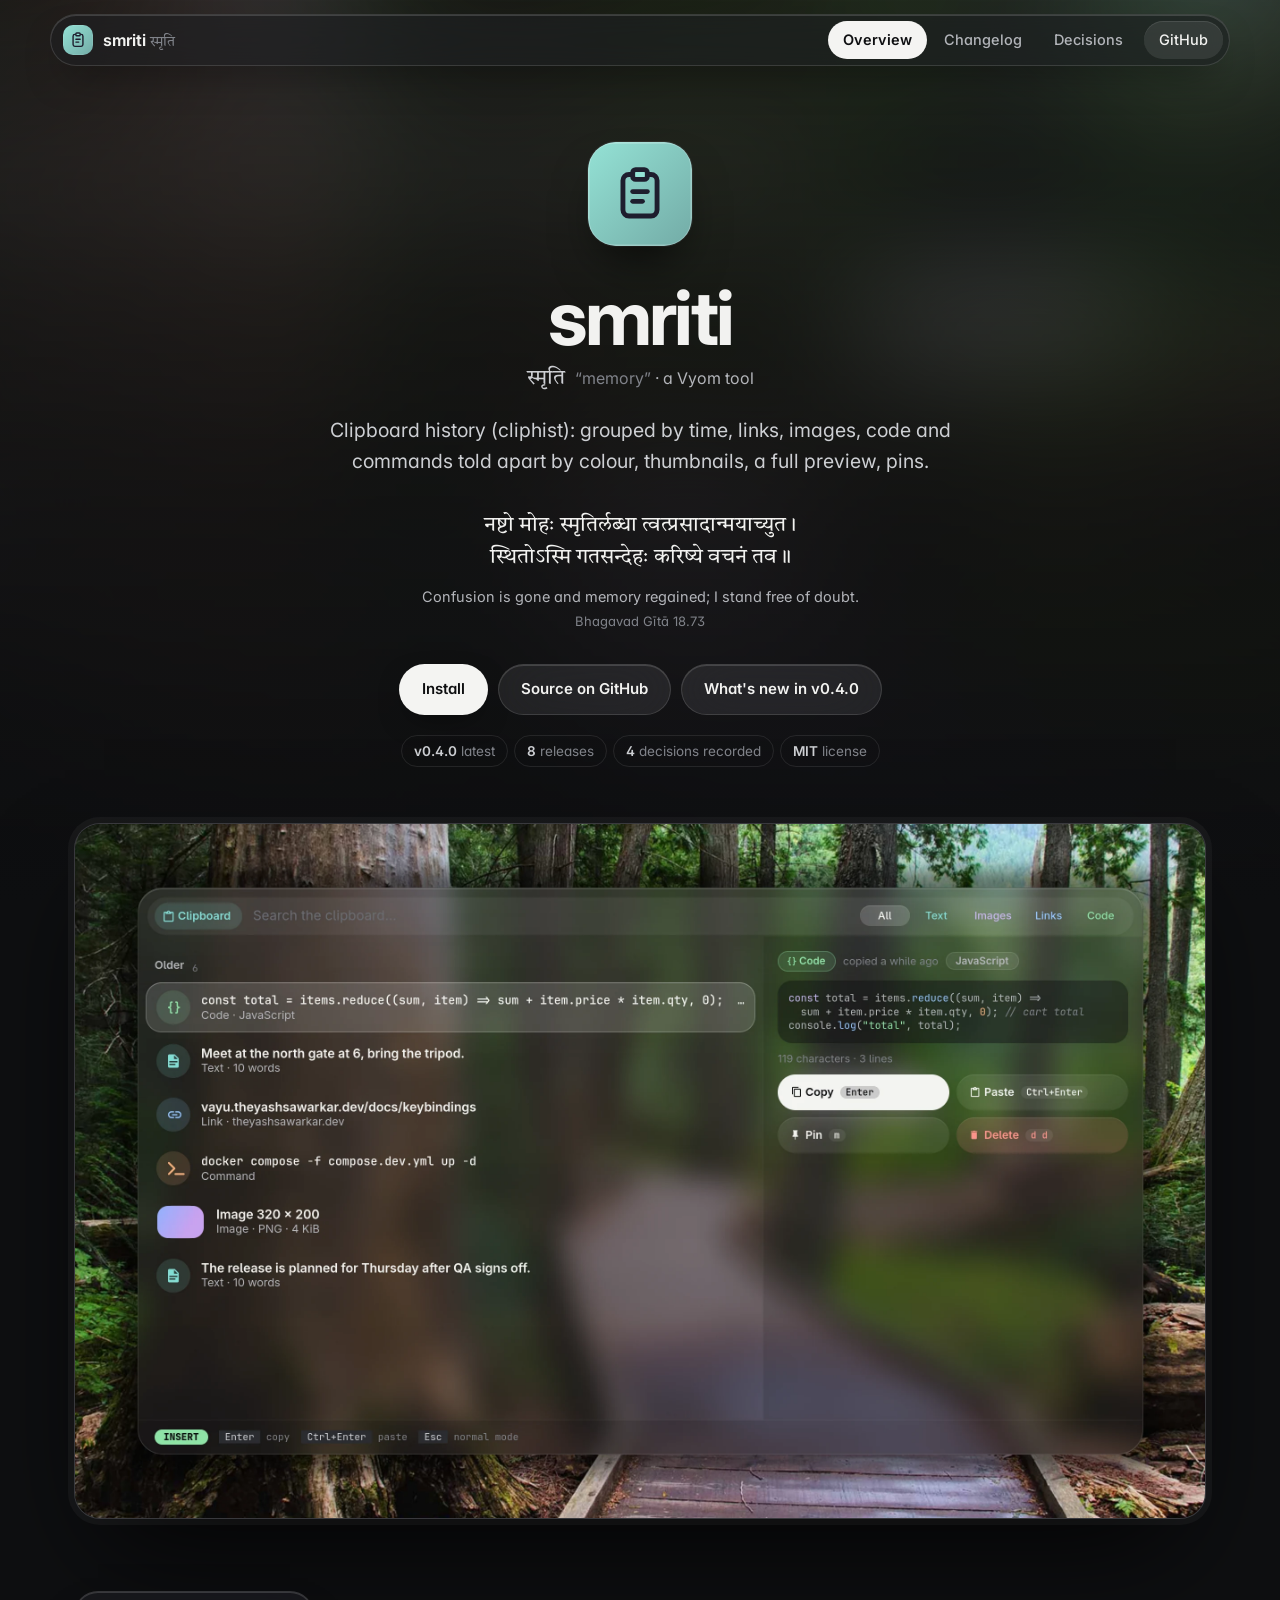
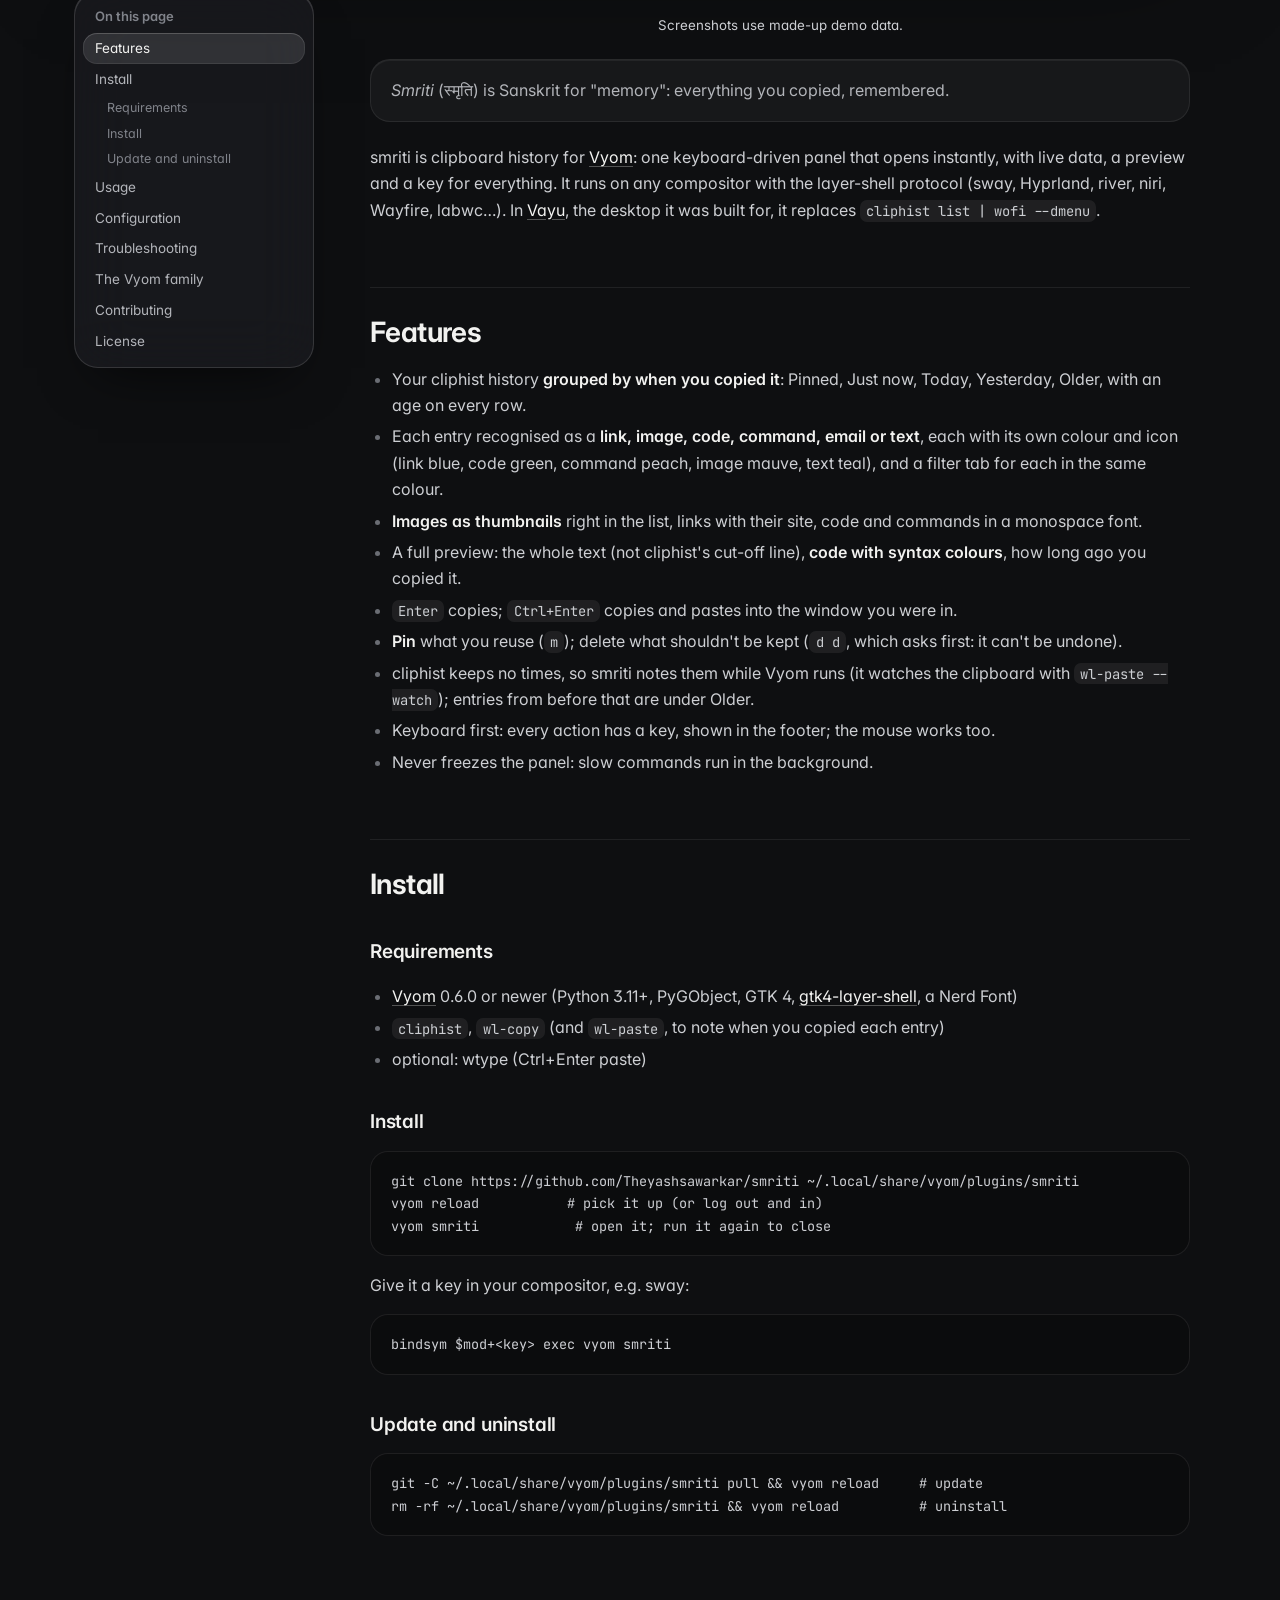
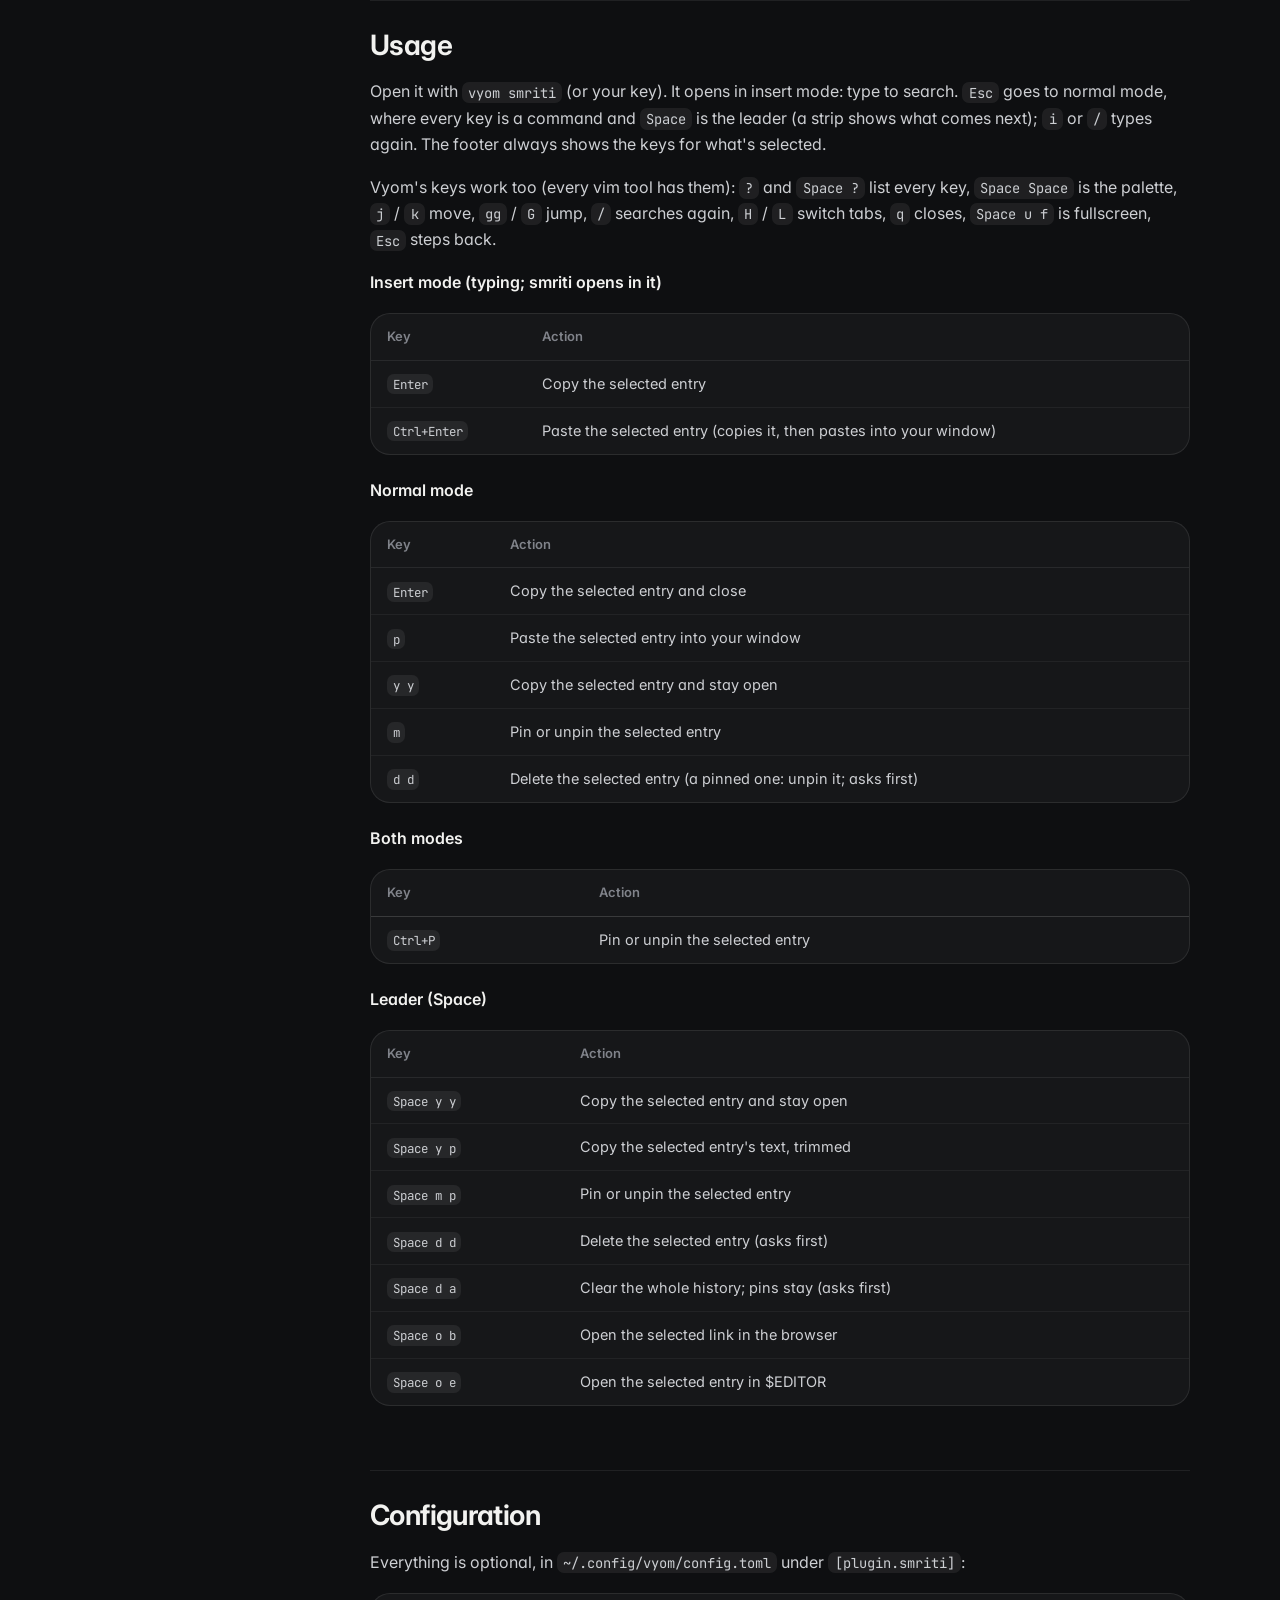
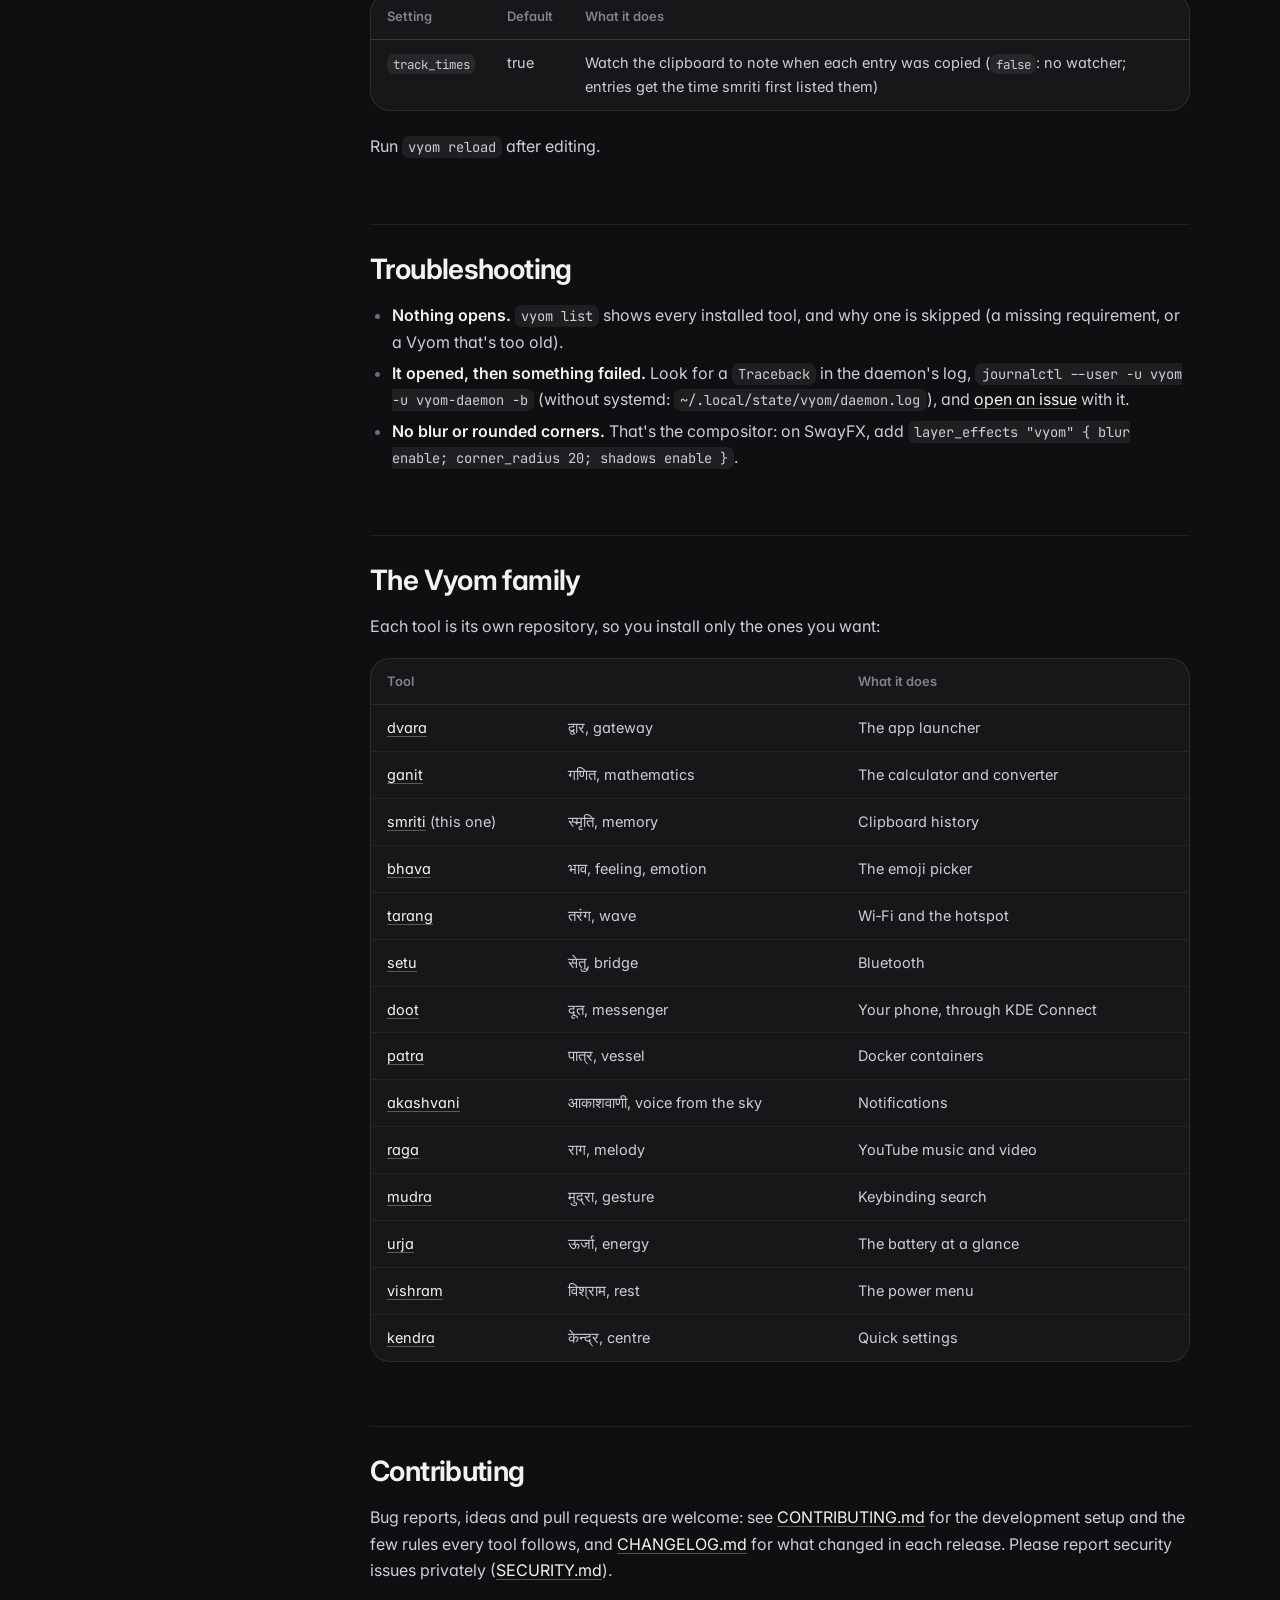
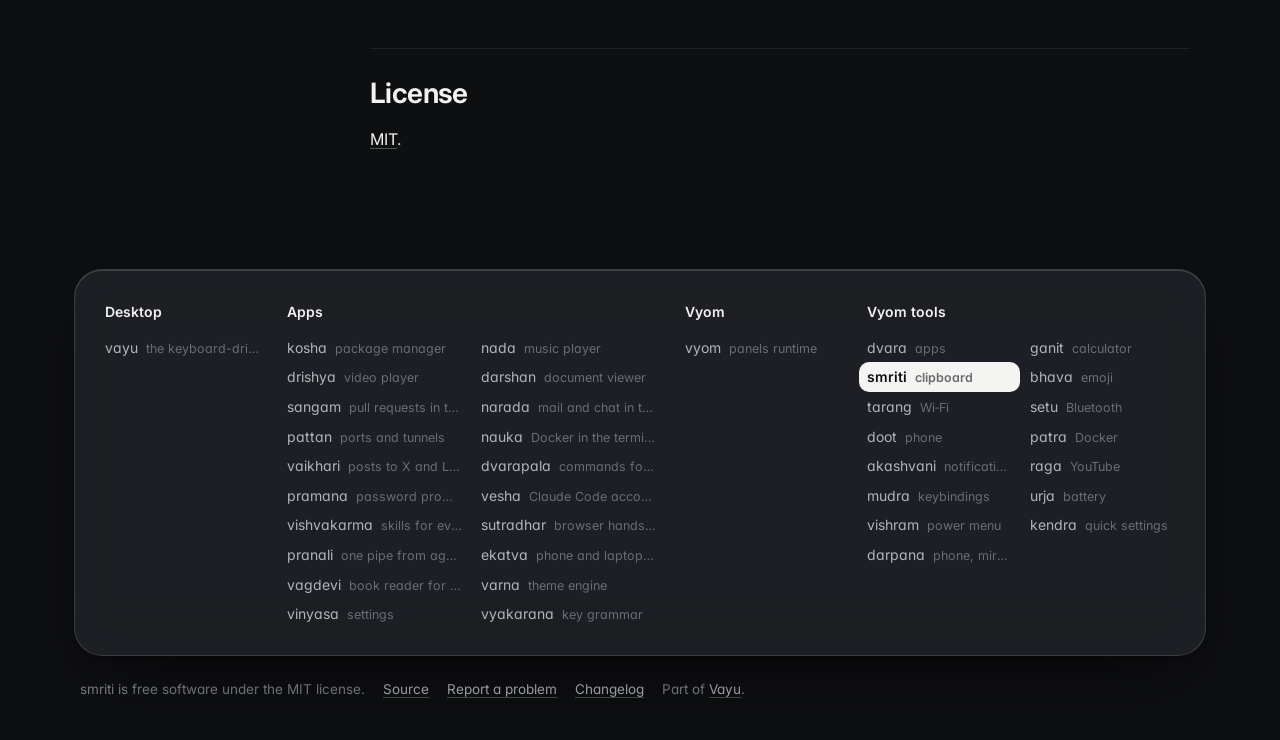
<file: docs/index.html>
<!doctype html>
<html lang="en">
<head>
<meta charset="utf-8">
<meta name="viewport" content="width=device-width, initial-scale=1">
<title>smriti · Clipboard history (cliphist): grouped by time, links, images, code and commands told apart by colour, thumbnails, a full preview, pins.</title>
<meta name="description" content="Clipboard history (cliphist): grouped by time, links, images, code and commands told apart by colour, thumbnails, a full preview, pins.">
<meta property="og:title" content="smriti · Clipboard history (cliphist): grouped by time, links, images, code and commands told apart by colour, thumbnails, a full preview, pins.">
<meta property="og:description" content="Clipboard history (cliphist): grouped by time, links, images, code and commands told apart by colour, thumbnails, a full preview, pins.">
<meta name="theme-color" content="#0e0f11">
<link rel="icon" href="assets/logo.svg" type="image/svg+xml">
<link rel="preconnect" href="https://fonts.googleapis.com">
<link rel="preconnect" href="https://fonts.gstatic.com" crossorigin>
<link href="https://fonts.googleapis.com/css2?family=Inter:wght@400;500;600;700&family=JetBrains+Mono:wght@400;500;600&family=Tiro+Devanagari+Sanskrit&display=swap" rel="stylesheet">
<link rel="stylesheet" href="assets/site.css">
<style>:root{--tool:#82ddd5}.backdrop:before{background-image:url("assets/screenshots/smriti.webp")}</style>
</head>
<body class="home">
<div class="backdrop" aria-hidden="true"></div>
<header class="top"><div class="in">
<a class="brand" href="index.html"><img src="assets/logo.svg" alt=""><span>smriti <small>स्मृति</small></span></a>
<nav><a href="index.html" class="on">Overview</a><a href="changelog.html" class="">Changelog</a><a href="adr/index.html" class=" hide">Decisions</a><a class="gh" href="https://github.com/Theyashsawarkar/smriti">GitHub</a></nav></div></header>
<header class="hero">
<img class="logo" src="assets/logo.svg" alt="smriti logo" width="104" height="104">
<h1>smriti</h1>
<div class="sa"><b lang="sa">स्मृति</b> <i>“memory”</i> · a Vyom tool</div>
<p class="lead">Clipboard history (cliphist): grouped by time, links, images, code and commands told apart by colour, thumbnails, a full preview, pins.</p>
<figure class="shloka"><p lang="sa">नष्टो मोहः स्मृतिर्लब्धा त्वत्प्रसादान्मयाच्युत ।<br>स्थितोऽस्मि गतसन्देहः करिष्ये वचनं तव ॥</p><figcaption>Confusion is gone and memory regained; I stand free of doubt. <cite>Bhagavad Gītā 18.73</cite></figcaption></figure>
<div class="cta"><a class="btn primary" href="#install">Install</a><a class="btn" href="https://github.com/Theyashsawarkar/smriti">Source on GitHub</a><a class="btn" href="changelog.html">What's new in v0.4.0</a></div>
<div class="meta"><span><b>v0.4.0</b> latest</span><span><b>8</b> releases</span><span><b>4</b> decisions recorded</span><span><b>MIT</b> license</span></div>
</header>
<figure class="shot"><img src="assets/screenshots/smriti.webp" alt="smriti: the clipboard history, each kind with its own icon (code, text, a link, a command, an image thumbnail); the picked code with syntax colours and Copy, Paste, Pin and a red Delete" fetchpriority="high"></figure>
<div class="wrap"><aside class="toc"><b>On this page</b><a class="l2" href="#features">Features</a><a class="l2" href="#install">Install</a><a class="l3" href="#requirements">Requirements</a><a class="l3" href="#install">Install</a><a class="l3" href="#update-and-uninstall">Update and uninstall</a><a class="l2" href="#usage">Usage</a><a class="l2" href="#configuration">Configuration</a><a class="l2" href="#troubleshooting">Troubleshooting</a><a class="l2" href="#the-vyom-family">The Vyom family</a><a class="l2" href="#contributing">Contributing</a><a class="l2" href="#license">License</a></aside><article>
<!-- No screenshot: clipboard shows personal data (your own clipboard). -->
<p align="center"><sub>Screenshots use made-up demo data.</sub></p>
<blockquote><p><em>Smriti</em> (स्मृति) is Sanskrit for "memory": everything you copied, remembered.</p></blockquote>
<p>smriti is clipboard history for <a href="https://github.com/Theyashsawarkar/vyom">Vyom</a>: one keyboard-driven panel that opens instantly, with live data, a preview and a key for everything. It runs on any compositor with the layer-shell protocol (sway, Hyprland, river, niri, Wayfire, labwc…). In <a href="https://github.com/Theyashsawarkar/vayu">Vayu</a>, the desktop it was built for, it replaces <code>cliphist list | wofi --dmenu</code>.</p>
<h2 id="features"><a class="anchor" href="#features">#</a>Features</h2>
<ul><li>Your cliphist history <strong>grouped by when you copied it</strong>: Pinned, Just now, Today, Yesterday, Older, with an age on every row.</li><li>Each entry recognised as a <strong>link, image, code, command, email or text</strong>, each with its own colour and icon (link blue, code green, command peach, image mauve, text teal), and a filter tab for each in the same colour.</li><li><strong>Images as thumbnails</strong> right in the list, links with their site, code and commands in a monospace font.</li><li>A full preview: the whole text (not cliphist's cut-off line), <strong>code with syntax colours</strong>, how long ago you copied it.</li><li><code>Enter</code> copies; <code>Ctrl+Enter</code> copies and pastes into the window you were in.</li><li><strong>Pin</strong> what you reuse (<code>m</code>); delete what shouldn't be kept (<code>d d</code>, which asks first: it can't be undone).</li><li>cliphist keeps no times, so smriti notes them while Vyom runs (it watches the clipboard with <code>wl-paste --watch</code>); entries from before that are under Older.</li><li>Keyboard first: every action has a key, shown in the footer; the mouse works too.</li><li>Never freezes the panel: slow commands run in the background.</li></ul>
<h2 id="install"><a class="anchor" href="#install">#</a>Install</h2>
<h3 id="requirements"><a class="anchor" href="#requirements">#</a>Requirements</h3>
<ul><li><a href="https://github.com/Theyashsawarkar/vyom">Vyom</a> 0.6.0 or newer (Python 3.11+, PyGObject, GTK 4, <a href="https://github.com/wmww/gtk4-layer-shell">gtk4-layer-shell</a>, a Nerd Font)</li><li><code>cliphist</code>, <code>wl-copy</code> (and <code>wl-paste</code>, to note when you copied each entry)</li><li>optional: wtype (Ctrl+Enter paste)</li></ul>
<h3 id="install"><a class="anchor" href="#install">#</a>Install</h3>
<pre class="code" data-lang="sh"><code>git clone https://github.com/Theyashsawarkar/smriti ~/.local/share/vyom/plugins/smriti
vyom reload           # pick it up (or log out and in)
vyom smriti            # open it; run it again to close</code></pre>
<p>Give it a key in your compositor, e.g. sway:</p>
<pre class="code" data-lang="sh"><code>bindsym $mod+&lt;key&gt; exec vyom smriti</code></pre>
<h3 id="update-and-uninstall"><a class="anchor" href="#update-and-uninstall">#</a>Update and uninstall</h3>
<pre class="code" data-lang="sh"><code>git -C ~/.local/share/vyom/plugins/smriti pull &amp;&amp; vyom reload     # update
rm -rf ~/.local/share/vyom/plugins/smriti &amp;&amp; vyom reload          # uninstall</code></pre>
<h2 id="usage"><a class="anchor" href="#usage">#</a>Usage</h2>
<p>Open it with <code>vyom smriti</code> (or your key). It opens in insert mode: type to search. <code>Esc</code> goes to normal mode, where every key is a command and <code>Space</code> is the leader (a strip shows what comes next); <code>i</code> or <code>/</code> types again. The footer always shows the keys for what's selected.</p>
<!-- KEYS (generated by scripts/keybinds.py from smriti/vim.py) -->
<p>Vyom's keys work too (every vim tool has them): <code>?</code> and <code>Space ?</code> list every key, <code>Space Space</code> is the palette, <code>j</code> / <code>k</code> move, <code>gg</code> / <code>G</code> jump, <code>/</code> searches again, <code>H</code> / <code>L</code> switch tabs, <code>q</code> closes, <code>Space u f</code> is fullscreen, <code>Esc</code> steps back.</p>
<p><strong>Insert mode (typing; smriti opens in it)</strong></p>
<div class="table"><table><thead><tr><th>Key</th><th>Action</th></tr></thead><tbody><tr><td><code>Enter</code></td><td>Copy the selected entry</td></tr><tr><td><code>Ctrl+Enter</code></td><td>Paste the selected entry (copies it, then pastes into your window)</td></tr></tbody></table></div>
<p><strong>Normal mode</strong></p>
<div class="table"><table><thead><tr><th>Key</th><th>Action</th></tr></thead><tbody><tr><td><code>Enter</code></td><td>Copy the selected entry and close</td></tr><tr><td><code>p</code></td><td>Paste the selected entry into your window</td></tr><tr><td><code>y y</code></td><td>Copy the selected entry and stay open</td></tr><tr><td><code>m</code></td><td>Pin or unpin the selected entry</td></tr><tr><td><code>d d</code></td><td>Delete the selected entry (a pinned one: unpin it; asks first)</td></tr></tbody></table></div>
<p><strong>Both modes</strong></p>
<div class="table"><table><thead><tr><th>Key</th><th>Action</th></tr></thead><tbody><tr><td><code>Ctrl+P</code></td><td>Pin or unpin the selected entry</td></tr></tbody></table></div>
<p><strong>Leader (Space)</strong></p>
<div class="table"><table><thead><tr><th>Key</th><th>Action</th></tr></thead><tbody><tr><td><code>Space y y</code></td><td>Copy the selected entry and stay open</td></tr><tr><td><code>Space y p</code></td><td>Copy the selected entry's text, trimmed</td></tr><tr><td><code>Space m p</code></td><td>Pin or unpin the selected entry</td></tr><tr><td><code>Space d d</code></td><td>Delete the selected entry (asks first)</td></tr><tr><td><code>Space d a</code></td><td>Clear the whole history; pins stay (asks first)</td></tr><tr><td><code>Space o b</code></td><td>Open the selected link in the browser</td></tr><tr><td><code>Space o e</code></td><td>Open the selected entry in $EDITOR</td></tr></tbody></table></div>
<!-- END KEYS -->
<h2 id="configuration"><a class="anchor" href="#configuration">#</a>Configuration</h2>
<p>Everything is optional, in <code>~/.config/vyom/config.toml</code> under <code>[plugin.smriti]</code>:</p>
<div class="table"><table><thead><tr><th>Setting</th><th>Default</th><th>What it does</th></tr></thead><tbody><tr><td><code>track_times</code></td><td>true</td><td>Watch the clipboard to note when each entry was copied (<code>false</code>: no watcher; entries get the time smriti first listed them)</td></tr></tbody></table></div>
<p>Run <code>vyom reload</code> after editing.</p>
<h2 id="troubleshooting"><a class="anchor" href="#troubleshooting">#</a>Troubleshooting</h2>
<ul><li><strong>Nothing opens.</strong> <code>vyom list</code> shows every installed tool, and why one is skipped (a missing requirement, or a Vyom that's too old).</li><li><strong>It opened, then something failed.</strong> Look for a <code>Traceback</code> in the daemon's log, <code>journalctl --user -u vyom -u vyom-daemon -b</code> (without systemd: <code>~/.local/state/vyom/daemon.log</code>), and <a href="https://github.com/Theyashsawarkar/smriti/issues/new/choose">open an issue</a> with it.</li><li><strong>No blur or rounded corners.</strong> That's the compositor: on SwayFX, add <code>layer_effects &quot;vyom&quot; { blur enable; corner_radius 20; shadows enable }</code>.</li></ul>
<h2 id="the-vyom-family"><a class="anchor" href="#the-vyom-family">#</a>The Vyom family</h2>
<p>Each tool is its own repository, so you install only the ones you want:</p>
<div class="table"><table><thead><tr><th>Tool</th><th></th><th>What it does</th></tr></thead><tbody><tr><td><a href="https://github.com/Theyashsawarkar/dvara">dvara</a></td><td>द्वार, gateway</td><td>The app launcher</td></tr><tr><td><a href="https://github.com/Theyashsawarkar/ganit">ganit</a></td><td>गणित, mathematics</td><td>The calculator and converter</td></tr><tr><td><a href="https://github.com/Theyashsawarkar/smriti">smriti</a> (this one)</td><td>स्मृति, memory</td><td>Clipboard history</td></tr><tr><td><a href="https://github.com/Theyashsawarkar/bhava">bhava</a></td><td>भाव, feeling, emotion</td><td>The emoji picker</td></tr><tr><td><a href="https://github.com/Theyashsawarkar/tarang">tarang</a></td><td>तरंग, wave</td><td>Wi‑Fi and the hotspot</td></tr><tr><td><a href="https://github.com/Theyashsawarkar/setu">setu</a></td><td>सेतु, bridge</td><td>Bluetooth</td></tr><tr><td><a href="https://github.com/Theyashsawarkar/doot">doot</a></td><td>दूत, messenger</td><td>Your phone, through KDE Connect</td></tr><tr><td><a href="https://github.com/Theyashsawarkar/patra">patra</a></td><td>पात्र, vessel</td><td>Docker containers</td></tr><tr><td><a href="https://github.com/Theyashsawarkar/akashvani">akashvani</a></td><td>आकाशवाणी, voice from the sky</td><td>Notifications</td></tr><tr><td><a href="https://github.com/Theyashsawarkar/raga">raga</a></td><td>राग, melody</td><td>YouTube music and video</td></tr><tr><td><a href="https://github.com/Theyashsawarkar/mudra">mudra</a></td><td>मुद्रा, gesture</td><td>Keybinding search</td></tr><tr><td><a href="https://github.com/Theyashsawarkar/urja">urja</a></td><td>ऊर्जा, energy</td><td>The battery at a glance</td></tr><tr><td><a href="https://github.com/Theyashsawarkar/vishram">vishram</a></td><td>विश्राम, rest</td><td>The power menu</td></tr><tr><td><a href="https://github.com/Theyashsawarkar/kendra">kendra</a></td><td>केन्द्र, centre</td><td>Quick settings</td></tr></tbody></table></div>
<h2 id="contributing"><a class="anchor" href="#contributing">#</a>Contributing</h2>
<p>Bug reports, ideas and pull requests are welcome: see <a href="https://github.com/Theyashsawarkar/smriti/blob/main/CONTRIBUTING.md">CONTRIBUTING.md</a> for the development setup and the few rules every tool follows, and <a href="changelog.html">CHANGELOG.md</a> for what changed in each release. Please report security issues privately (<a href="https://github.com/Theyashsawarkar/smriti/blob/main/SECURITY.md">SECURITY.md</a>).</p>
<h2 id="license"><a class="anchor" href="#license">#</a>License</h2>
<p><a href="https://github.com/Theyashsawarkar/smriti/blob/main/LICENSE">MIT</a>.</p>
</article></div>
<footer><div class="in glass"><div class=""><h4>Desktop</h4><div class="list"><a href="https://vayu.theyashsawarkar.dev/" class="">vayu <span>the keyboard-driven Wayland desktop</span></a></div></div><div class="g2"><h4>Apps</h4><div class="list"><a href="https://kosha.theyashsawarkar.dev/" class="">kosha <span>package manager</span></a><a href="https://nada.theyashsawarkar.dev/" class="">nada <span>music player</span></a><a href="https://drishya.theyashsawarkar.dev/" class="">drishya <span>video player</span></a><a href="https://darshan.theyashsawarkar.dev/" class="">darshan <span>document viewer</span></a><a href="https://sangam.theyashsawarkar.dev/" class="">sangam <span>pull requests in the terminal</span></a><a href="https://narada.theyashsawarkar.dev/" class="">narada <span>mail and chat in the terminal</span></a><a href="https://pattan.theyashsawarkar.dev/" class="">pattan <span>ports and tunnels</span></a><a href="https://nauka.theyashsawarkar.dev/" class="">nauka <span>Docker in the terminal</span></a><a href="https://vaikhari.theyashsawarkar.dev/" class="">vaikhari <span>posts to X and LinkedIn</span></a><a href="https://dvarapala.theyashsawarkar.dev/" class="">dvarapala <span>commands for AI agents, approved</span></a><a href="https://pramana.theyashsawarkar.dev/" class="">pramana <span>password prompts</span></a><a href="https://vesha.theyashsawarkar.dev/" class="">vesha <span>Claude Code accounts</span></a><a href="https://vishvakarma.theyashsawarkar.dev/" class="">vishvakarma <span>skills for every AI agent</span></a><a href="https://sutradhar.theyashsawarkar.dev/" class="">sutradhar <span>browser hands for AI agents</span></a><a href="https://pranali.theyashsawarkar.dev/" class="">pranali <span>one pipe from agents to tools</span></a><a href="https://ekatva.theyashsawarkar.dev/" class="">ekatva <span>phone and laptop, linked</span></a><a href="https://vagdevi.theyashsawarkar.dev/" class="">vagdevi <span>book reader for Android</span></a><a href="https://varna.theyashsawarkar.dev/" class="">varna <span>theme engine</span></a><a href="https://vinyasa.theyashsawarkar.dev/" class="">vinyasa <span>settings</span></a><a href="https://vyakarana.theyashsawarkar.dev/" class="">vyakarana <span>key grammar</span></a></div></div><div class=""><h4>Vyom</h4><div class="list"><a href="https://vyom.theyashsawarkar.dev/" class="">vyom <span>panels runtime</span></a></div></div><div class="g2"><h4>Vyom tools</h4><div class="list"><a href="https://dvara.theyashsawarkar.dev/" class="">dvara <span>apps</span></a><a href="https://ganit.theyashsawarkar.dev/" class="">ganit <span>calculator</span></a><a href="https://smriti.theyashsawarkar.dev/" class="me" aria-current="page">smriti <span>clipboard</span></a><a href="https://bhava.theyashsawarkar.dev/" class="">bhava <span>emoji</span></a><a href="https://tarang.theyashsawarkar.dev/" class="">tarang <span>Wi‑Fi</span></a><a href="https://setu.theyashsawarkar.dev/" class="">setu <span>Bluetooth</span></a><a href="https://doot.theyashsawarkar.dev/" class="">doot <span>phone</span></a><a href="https://patra.theyashsawarkar.dev/" class="">patra <span>Docker</span></a><a href="https://akashvani.theyashsawarkar.dev/" class="">akashvani <span>notifications</span></a><a href="https://raga.theyashsawarkar.dev/" class="">raga <span>YouTube</span></a><a href="https://mudra.theyashsawarkar.dev/" class="">mudra <span>keybindings</span></a><a href="https://urja.theyashsawarkar.dev/" class="">urja <span>battery</span></a><a href="https://vishram.theyashsawarkar.dev/" class="">vishram <span>power menu</span></a><a href="https://kendra.theyashsawarkar.dev/" class="">kendra <span>quick settings</span></a><a href="https://darpana.theyashsawarkar.dev/" class="">darpana <span>phone, mirrored</span></a></div></div></div>
<div class="bottom"><span>smriti is free software under the MIT license.</span><a href="https://github.com/Theyashsawarkar/smriti">Source</a><a href="https://github.com/Theyashsawarkar/smriti/issues">Report a problem</a><a href="changelog.html">Changelog</a><span>Part of <a href="https://vayu.theyashsawarkar.dev/">Vayu</a>.</span></div></footer>
<script>
document.querySelectorAll('pre.code').forEach(p=>{const b=document.createElement('button');b.className='copy';b.type='button';b.textContent='Copy';
b.onclick=()=>{navigator.clipboard.writeText(p.querySelector('code').innerText).then(()=>{b.textContent='Copied';b.classList.add('done');setTimeout(()=>{b.textContent='Copy';b.classList.remove('done')},1400)})};p.appendChild(b)});
const links=[...document.querySelectorAll('.toc a')];if(links.length){const hs=links.map(a=>document.getElementById(a.hash.slice(1))).filter(Boolean);
const on=()=>{let cur=hs[0];for(const h of hs){if(h.getBoundingClientRect().top<120)cur=h}links.forEach(a=>a.classList.toggle('on',cur&&a.hash==='#'+cur.id))};
addEventListener('scroll',on,{passive:true});on()}
</script>
</body>
</html>
</file>
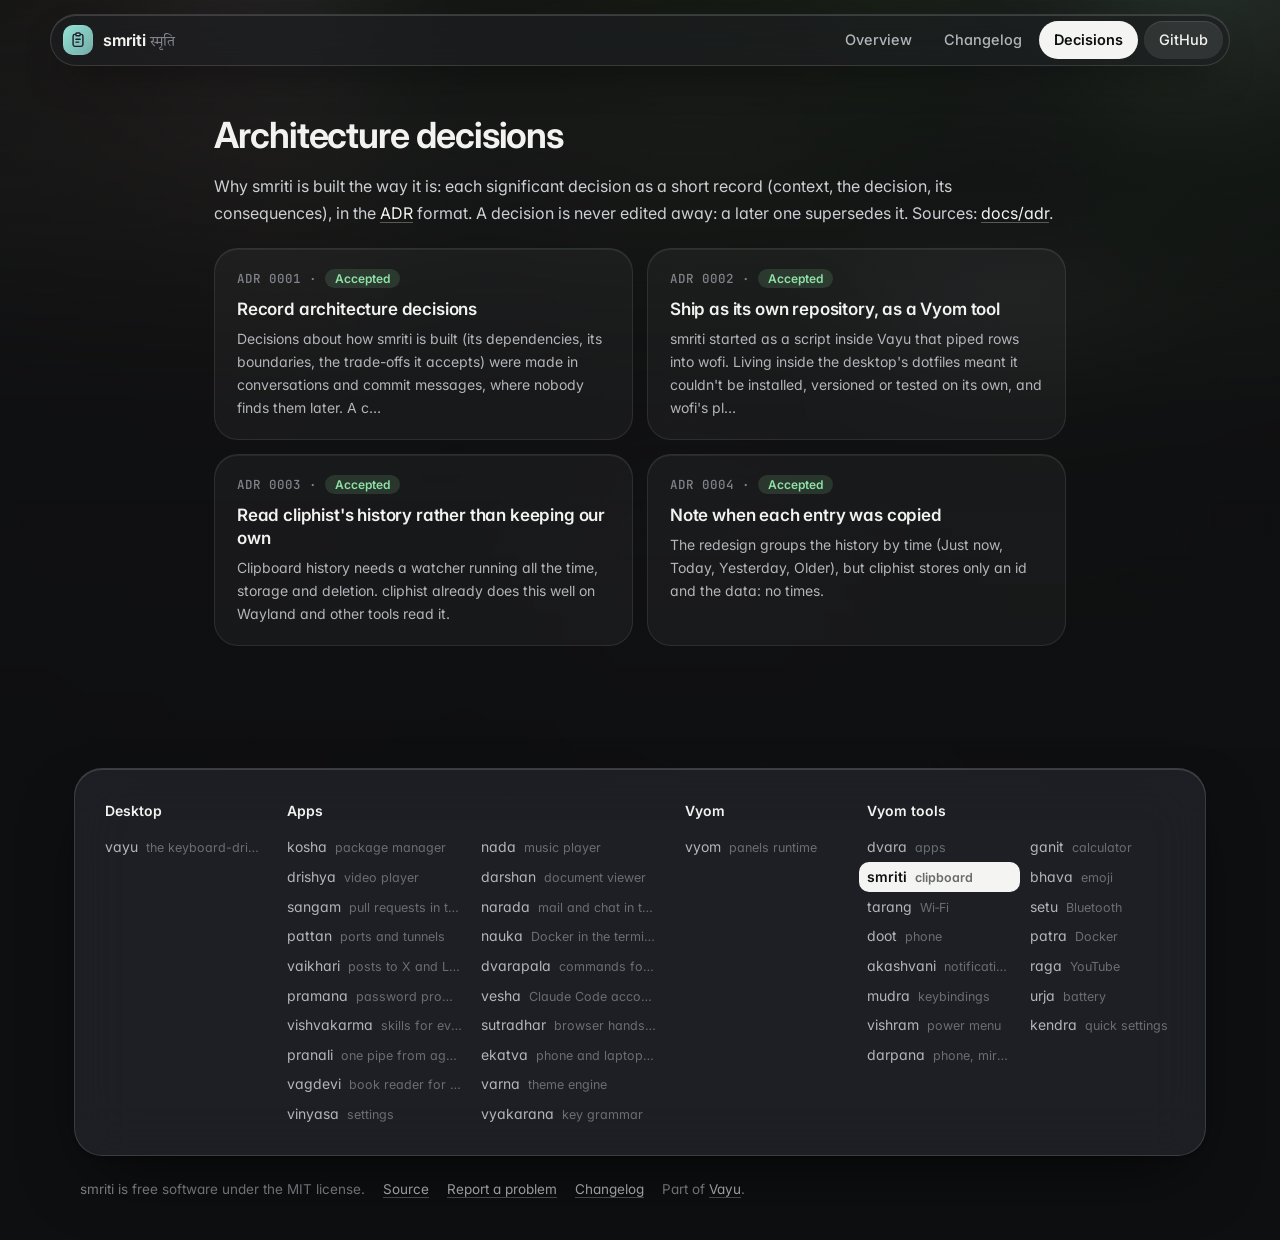
<file: docs/adr/index.html>
<!doctype html>
<html lang="en">
<head>
<meta charset="utf-8">
<meta name="viewport" content="width=device-width, initial-scale=1">
<title>Decisions · smriti</title>
<meta name="description" content="Clipboard history (cliphist): grouped by time, links, images, code and commands told apart by colour, thumbnails, a full preview, pins.">
<meta property="og:title" content="Decisions · smriti">
<meta property="og:description" content="Clipboard history (cliphist): grouped by time, links, images, code and commands told apart by colour, thumbnails, a full preview, pins.">
<meta name="theme-color" content="#0e0f11">
<link rel="icon" href="../assets/logo.svg" type="image/svg+xml">
<link rel="preconnect" href="https://fonts.googleapis.com">
<link rel="preconnect" href="https://fonts.gstatic.com" crossorigin>
<link href="https://fonts.googleapis.com/css2?family=Inter:wght@400;500;600;700&family=JetBrains+Mono:wght@400;500;600&family=Tiro+Devanagari+Sanskrit&display=swap" rel="stylesheet">
<link rel="stylesheet" href="../assets/site.css">
<style>:root{--tool:#82ddd5}.backdrop:before{background-image:url("../assets/screenshots/smriti.webp")}</style>
</head>
<body class="sub">
<div class="backdrop" aria-hidden="true"></div>
<header class="top"><div class="in">
<a class="brand" href="../index.html"><img src="../assets/logo.svg" alt=""><span>smriti <small>स्मृति</small></span></a>
<nav><a href="../index.html" class="">Overview</a><a href="../changelog.html" class="">Changelog</a><a href="../adr/index.html" class="on hide">Decisions</a><a class="gh" href="https://github.com/Theyashsawarkar/smriti">GitHub</a></nav></div></header>

<div class="wrap solo"><article>
<h2>Architecture decisions</h2><p>Why smriti is built the way it is: each significant decision as a short record (context, the decision, its consequences), in the <a href="https://cognitect.com/blog/2011/11/15/documenting-architecture-decisions">ADR</a> format. A decision is never edited away: a later one supersedes it. Sources: <a href="https://github.com/Theyashsawarkar/smriti/tree/main/docs/adr">docs/adr</a>.</p><div class="cards"><a class="card" href="0001-record-architecture-decisions.html"><div class="n">ADR 0001 · <span class="status accepted">Accepted</span></div><h3>Record architecture decisions</h3><p>Decisions about how smriti is built (its dependencies, its boundaries, the trade-offs it accepts) were made in conversations and commit messages, where nobody finds them later. A c…</p></a><a class="card" href="0002-own-repository-as-a-vyom-tool.html"><div class="n">ADR 0002 · <span class="status accepted">Accepted</span></div><h3>Ship as its own repository, as a Vyom tool</h3><p>smriti started as a script inside Vayu that piped rows into wofi. Living inside the desktop&#x27;s dotfiles meant it couldn&#x27;t be installed, versioned or tested on its own, and wofi&#x27;s pl…</p></a><a class="card" href="0003-cliphist-as-the-store.html"><div class="n">ADR 0003 · <span class="status accepted">Accepted</span></div><h3>Read cliphist&#x27;s history rather than keeping our own</h3><p>Clipboard history needs a watcher running all the time, storage and deletion. cliphist already does this well on Wayland and other tools read it.</p></a><a class="card" href="0004-note-copy-times.html"><div class="n">ADR 0004 · <span class="status accepted">Accepted</span></div><h3>Note when each entry was copied</h3><p>The redesign groups the history by time (Just now, Today, Yesterday, Older), but cliphist stores only an id and the data: no times.</p></a></div>
</article></div>
<footer><div class="in glass"><div class=""><h4>Desktop</h4><div class="list"><a href="https://vayu.theyashsawarkar.dev/" class="">vayu <span>the keyboard-driven Wayland desktop</span></a></div></div><div class="g2"><h4>Apps</h4><div class="list"><a href="https://kosha.theyashsawarkar.dev/" class="">kosha <span>package manager</span></a><a href="https://nada.theyashsawarkar.dev/" class="">nada <span>music player</span></a><a href="https://drishya.theyashsawarkar.dev/" class="">drishya <span>video player</span></a><a href="https://darshan.theyashsawarkar.dev/" class="">darshan <span>document viewer</span></a><a href="https://sangam.theyashsawarkar.dev/" class="">sangam <span>pull requests in the terminal</span></a><a href="https://narada.theyashsawarkar.dev/" class="">narada <span>mail and chat in the terminal</span></a><a href="https://pattan.theyashsawarkar.dev/" class="">pattan <span>ports and tunnels</span></a><a href="https://nauka.theyashsawarkar.dev/" class="">nauka <span>Docker in the terminal</span></a><a href="https://vaikhari.theyashsawarkar.dev/" class="">vaikhari <span>posts to X and LinkedIn</span></a><a href="https://dvarapala.theyashsawarkar.dev/" class="">dvarapala <span>commands for AI agents, approved</span></a><a href="https://pramana.theyashsawarkar.dev/" class="">pramana <span>password prompts</span></a><a href="https://vesha.theyashsawarkar.dev/" class="">vesha <span>Claude Code accounts</span></a><a href="https://vishvakarma.theyashsawarkar.dev/" class="">vishvakarma <span>skills for every AI agent</span></a><a href="https://sutradhar.theyashsawarkar.dev/" class="">sutradhar <span>browser hands for AI agents</span></a><a href="https://pranali.theyashsawarkar.dev/" class="">pranali <span>one pipe from agents to tools</span></a><a href="https://ekatva.theyashsawarkar.dev/" class="">ekatva <span>phone and laptop, linked</span></a><a href="https://vagdevi.theyashsawarkar.dev/" class="">vagdevi <span>book reader for Android</span></a><a href="https://varna.theyashsawarkar.dev/" class="">varna <span>theme engine</span></a><a href="https://vinyasa.theyashsawarkar.dev/" class="">vinyasa <span>settings</span></a><a href="https://vyakarana.theyashsawarkar.dev/" class="">vyakarana <span>key grammar</span></a></div></div><div class=""><h4>Vyom</h4><div class="list"><a href="https://vyom.theyashsawarkar.dev/" class="">vyom <span>panels runtime</span></a></div></div><div class="g2"><h4>Vyom tools</h4><div class="list"><a href="https://dvara.theyashsawarkar.dev/" class="">dvara <span>apps</span></a><a href="https://ganit.theyashsawarkar.dev/" class="">ganit <span>calculator</span></a><a href="https://smriti.theyashsawarkar.dev/" class="me" aria-current="page">smriti <span>clipboard</span></a><a href="https://bhava.theyashsawarkar.dev/" class="">bhava <span>emoji</span></a><a href="https://tarang.theyashsawarkar.dev/" class="">tarang <span>Wi‑Fi</span></a><a href="https://setu.theyashsawarkar.dev/" class="">setu <span>Bluetooth</span></a><a href="https://doot.theyashsawarkar.dev/" class="">doot <span>phone</span></a><a href="https://patra.theyashsawarkar.dev/" class="">patra <span>Docker</span></a><a href="https://akashvani.theyashsawarkar.dev/" class="">akashvani <span>notifications</span></a><a href="https://raga.theyashsawarkar.dev/" class="">raga <span>YouTube</span></a><a href="https://mudra.theyashsawarkar.dev/" class="">mudra <span>keybindings</span></a><a href="https://urja.theyashsawarkar.dev/" class="">urja <span>battery</span></a><a href="https://vishram.theyashsawarkar.dev/" class="">vishram <span>power menu</span></a><a href="https://kendra.theyashsawarkar.dev/" class="">kendra <span>quick settings</span></a><a href="https://darpana.theyashsawarkar.dev/" class="">darpana <span>phone, mirrored</span></a></div></div></div>
<div class="bottom"><span>smriti is free software under the MIT license.</span><a href="https://github.com/Theyashsawarkar/smriti">Source</a><a href="https://github.com/Theyashsawarkar/smriti/issues">Report a problem</a><a href="../changelog.html">Changelog</a><span>Part of <a href="https://vayu.theyashsawarkar.dev/">Vayu</a>.</span></div></footer>
<script>
document.querySelectorAll('pre.code').forEach(p=>{const b=document.createElement('button');b.className='copy';b.type='button';b.textContent='Copy';
b.onclick=()=>{navigator.clipboard.writeText(p.querySelector('code').innerText).then(()=>{b.textContent='Copied';b.classList.add('done');setTimeout(()=>{b.textContent='Copy';b.classList.remove('done')},1400)})};p.appendChild(b)});
const links=[...document.querySelectorAll('.toc a')];if(links.length){const hs=links.map(a=>document.getElementById(a.hash.slice(1))).filter(Boolean);
const on=()=>{let cur=hs[0];for(const h of hs){if(h.getBoundingClientRect().top<120)cur=h}links.forEach(a=>a.classList.toggle('on',cur&&a.hash==='#'+cur.id))};
addEventListener('scroll',on,{passive:true});on()}
</script>
</body>
</html>
</file>
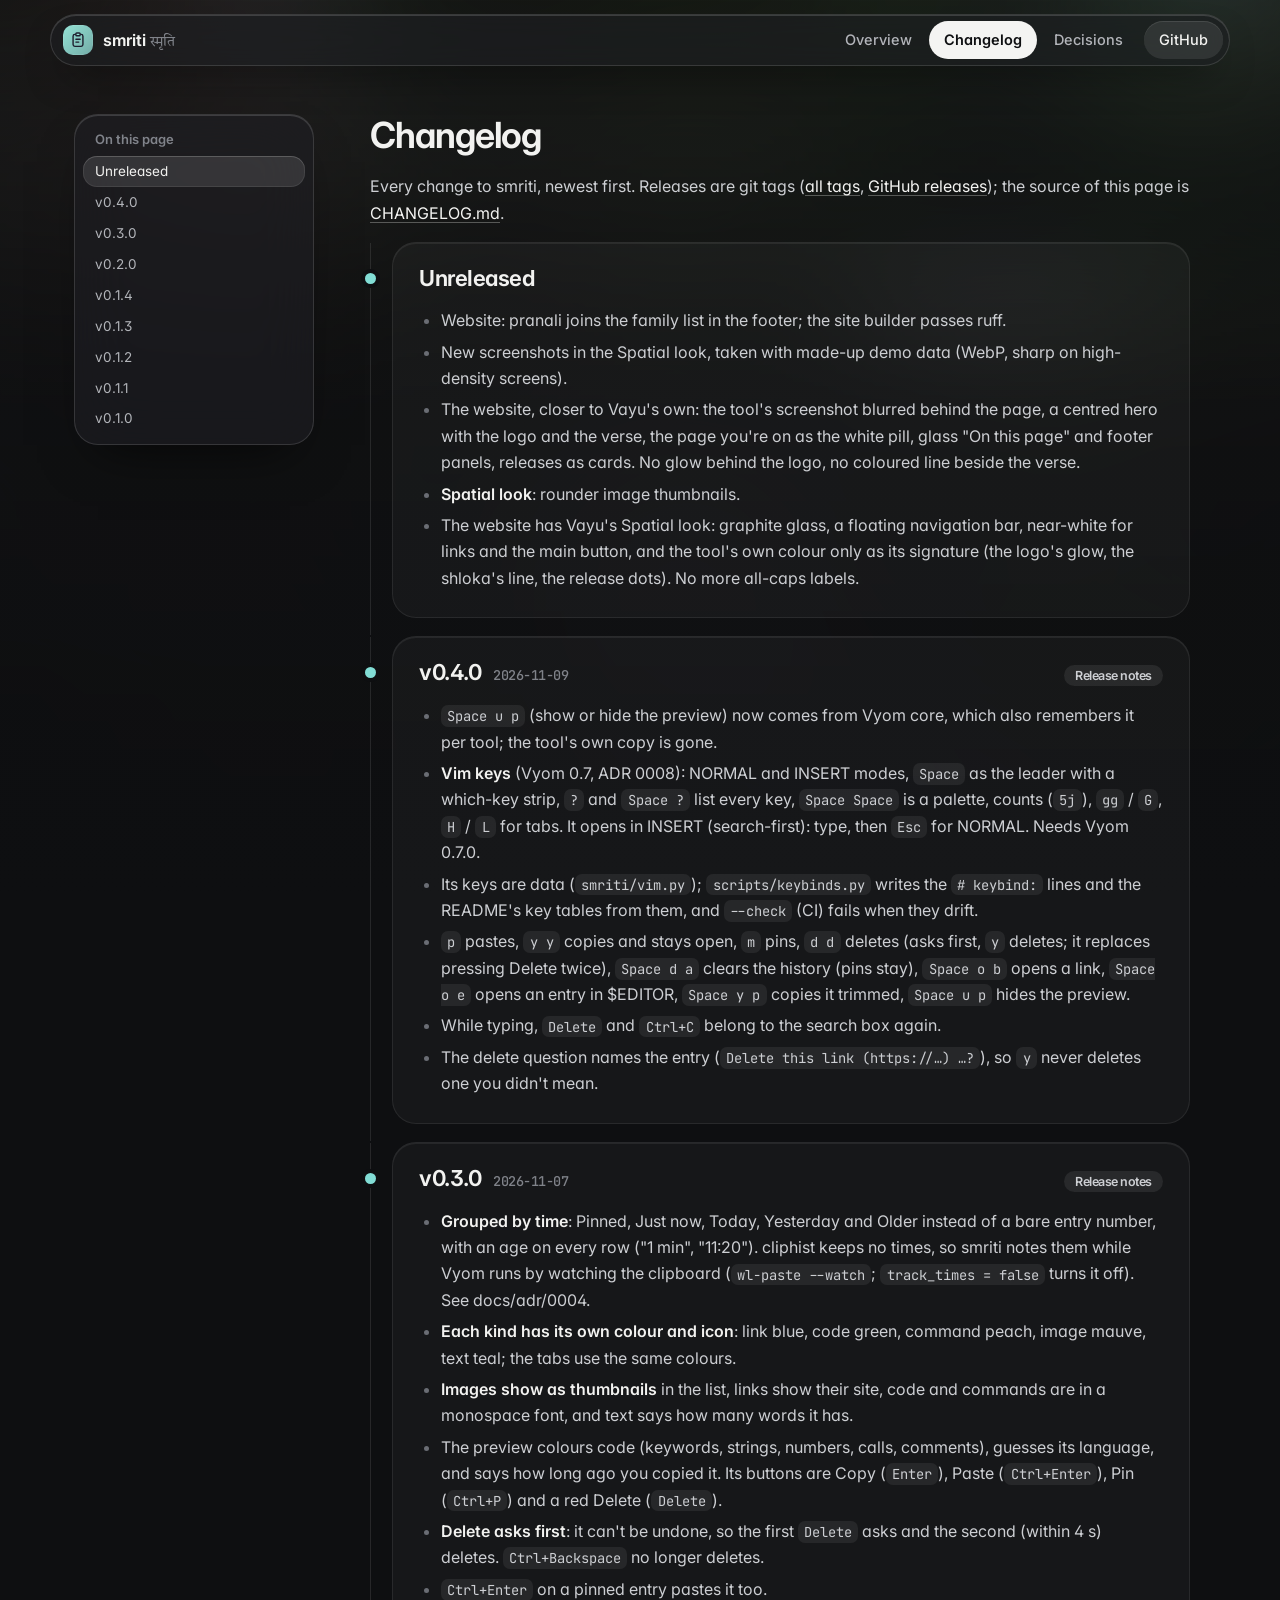
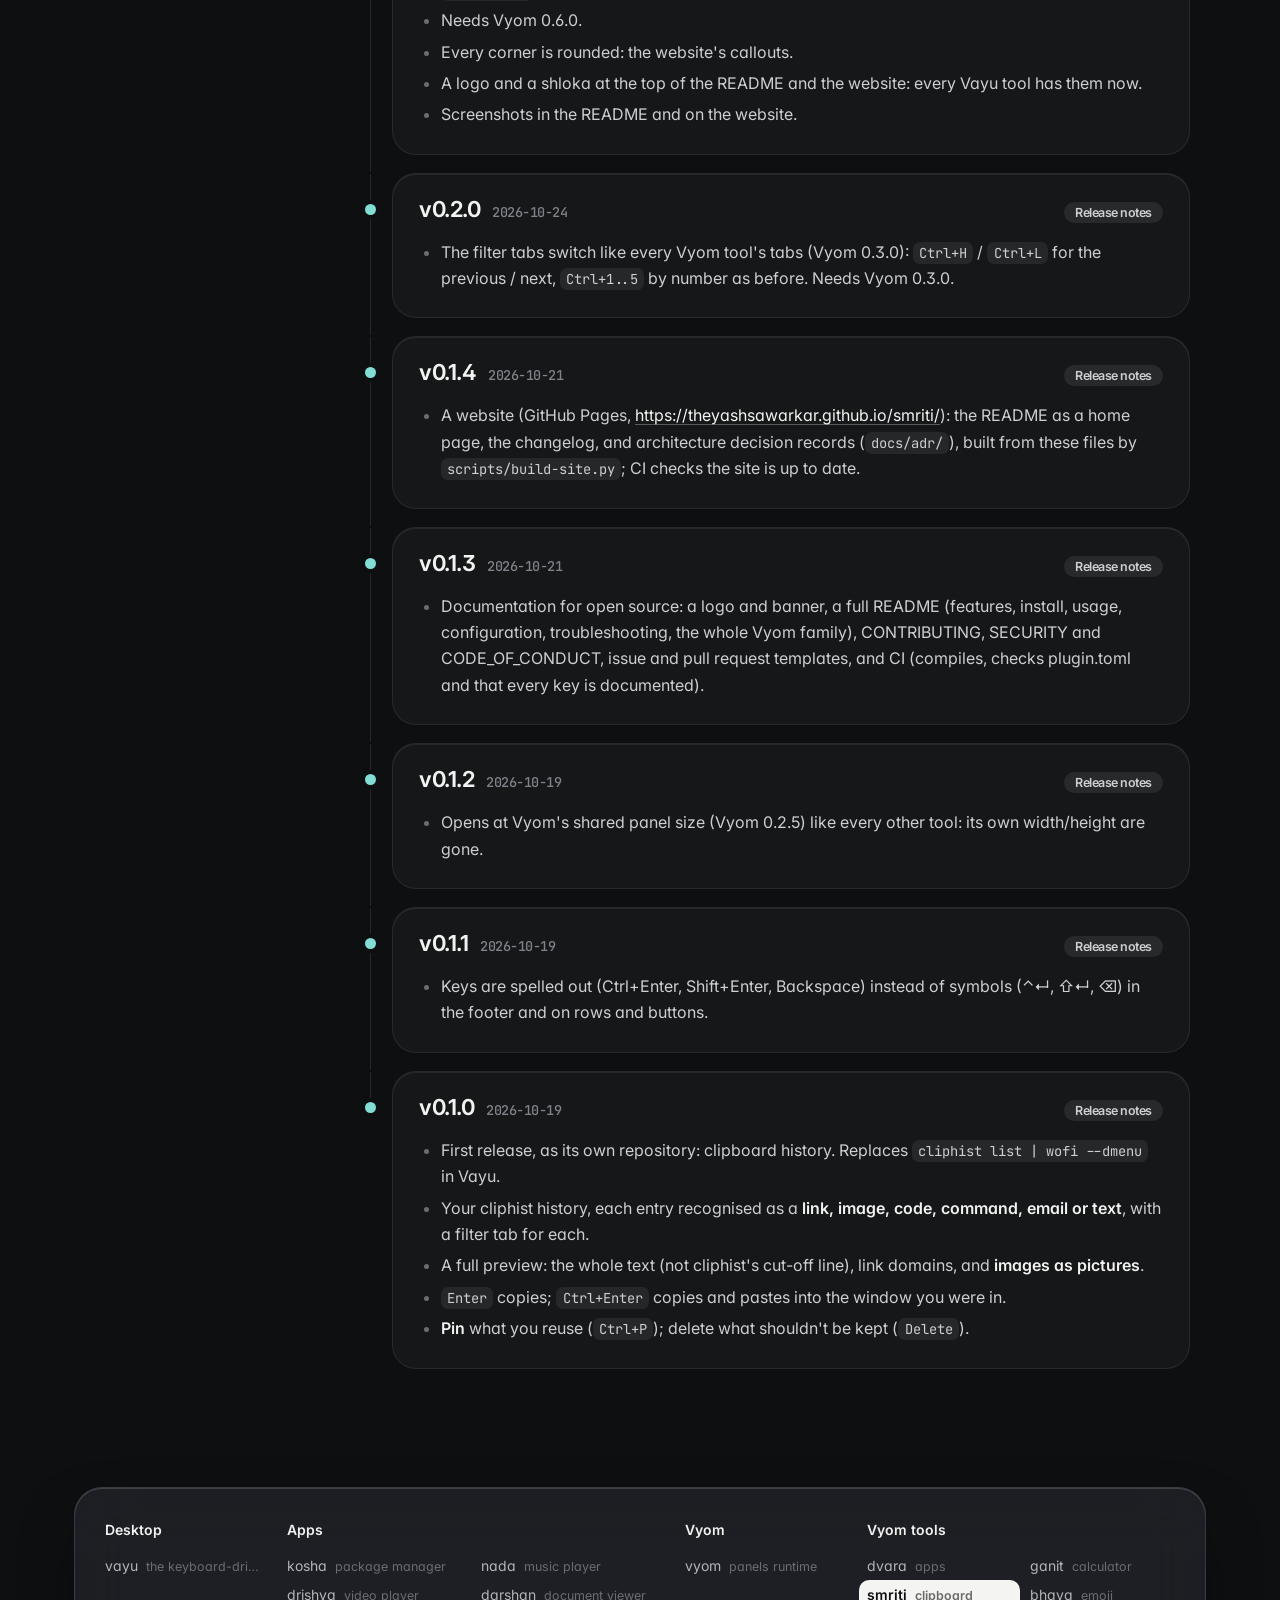
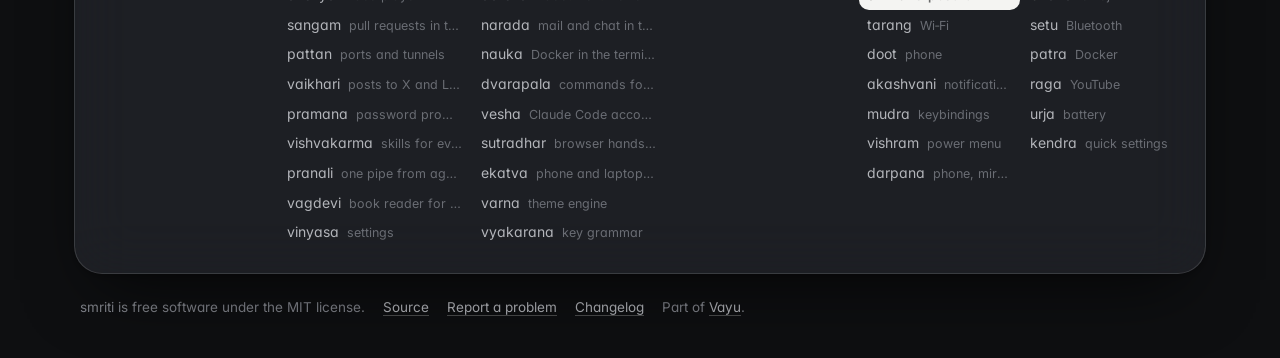
<file: docs/changelog.html>
<!doctype html>
<html lang="en">
<head>
<meta charset="utf-8">
<meta name="viewport" content="width=device-width, initial-scale=1">
<title>Changelog · smriti</title>
<meta name="description" content="Clipboard history (cliphist): grouped by time, links, images, code and commands told apart by colour, thumbnails, a full preview, pins.">
<meta property="og:title" content="Changelog · smriti">
<meta property="og:description" content="Clipboard history (cliphist): grouped by time, links, images, code and commands told apart by colour, thumbnails, a full preview, pins.">
<meta name="theme-color" content="#0e0f11">
<link rel="icon" href="assets/logo.svg" type="image/svg+xml">
<link rel="preconnect" href="https://fonts.googleapis.com">
<link rel="preconnect" href="https://fonts.gstatic.com" crossorigin>
<link href="https://fonts.googleapis.com/css2?family=Inter:wght@400;500;600;700&family=JetBrains+Mono:wght@400;500;600&family=Tiro+Devanagari+Sanskrit&display=swap" rel="stylesheet">
<link rel="stylesheet" href="assets/site.css">
<style>:root{--tool:#82ddd5}.backdrop:before{background-image:url("assets/screenshots/smriti.webp")}</style>
</head>
<body class="sub">
<div class="backdrop" aria-hidden="true"></div>
<header class="top"><div class="in">
<a class="brand" href="index.html"><img src="assets/logo.svg" alt=""><span>smriti <small>स्मृति</small></span></a>
<nav><a href="index.html" class="">Overview</a><a href="changelog.html" class="on">Changelog</a><a href="adr/index.html" class=" hide">Decisions</a><a class="gh" href="https://github.com/Theyashsawarkar/smriti">GitHub</a></nav></div></header>

<div class="wrap"><aside class="toc"><b>On this page</b><a class="l2" href="#unreleased">Unreleased</a><a class="l2" href="#v040">v0.4.0</a><a class="l2" href="#v030">v0.3.0</a><a class="l2" href="#v020">v0.2.0</a><a class="l2" href="#v014">v0.1.4</a><a class="l2" href="#v013">v0.1.3</a><a class="l2" href="#v012">v0.1.2</a><a class="l2" href="#v011">v0.1.1</a><a class="l2" href="#v010">v0.1.0</a></aside><article>
<h2>Changelog</h2><p>Every change to smriti, newest first. Releases are git tags (<a href="https://github.com/Theyashsawarkar/smriti/tags">all tags</a>, <a href="https://github.com/Theyashsawarkar/smriti/releases">GitHub releases</a>); the source of this page is <a href="https://github.com/Theyashsawarkar/smriti/blob/main/CHANGELOG.md">CHANGELOG.md</a>.</p><section class="release"><h2 id="unreleased">Unreleased<span class="date"></span></h2><ul><li>Website: pranali joins the family list in the footer; the site builder passes ruff.</li><li>New screenshots in the Spatial look, taken with made-up demo data (WebP, sharp on high-density screens).</li><li>The website, closer to Vayu's own: the tool's screenshot blurred behind the page, a centred hero with the logo and the verse, the page you're on as the white pill, glass "On this page" and footer panels, releases as cards. No glow behind the logo, no coloured line beside the verse.</li><li><strong>Spatial look</strong>: rounder image thumbnails.</li><li>The website has Vayu's Spatial look: graphite glass, a floating navigation bar, near-white for links and the main button, and the tool's own colour only as its signature (the logo's glow, the shloka's line, the release dots). No more all-caps labels.</li></ul></section><section class="release"><h2 id="v040">v0.4.0<span class="date">2026-11-09</span><a class="tag" href="https://github.com/Theyashsawarkar/smriti/releases/tag/v0.4.0">Release notes</a></h2><ul><li><code>Space u p</code> (show or hide the preview) now comes from Vyom core, which also remembers it per tool; the tool's own copy is gone.</li><li><strong>Vim keys</strong> (Vyom 0.7, ADR 0008): NORMAL and INSERT modes, <code>Space</code> as the leader with a which-key strip, <code>?</code> and <code>Space ?</code> list every key, <code>Space Space</code> is a palette, counts (<code>5j</code>), <code>gg</code> / <code>G</code>, <code>H</code> / <code>L</code> for tabs. It opens in INSERT (search-first): type, then <code>Esc</code> for NORMAL. Needs Vyom 0.7.0.</li><li>Its keys are data (<code>smriti/vim.py</code>); <code>scripts/keybinds.py</code> writes the <code># keybind:</code> lines and the README's key tables from them, and <code>--check</code> (CI) fails when they drift.</li><li><code>p</code> pastes, <code>y y</code> copies and stays open, <code>m</code> pins, <code>d d</code> deletes (asks first, <code>y</code> deletes; it replaces pressing Delete twice), <code>Space d a</code> clears the history (pins stay), <code>Space o b</code> opens a link, <code>Space o e</code> opens an entry in $EDITOR, <code>Space y p</code> copies it trimmed, <code>Space u p</code> hides the preview.</li><li>While typing, <code>Delete</code> and <code>Ctrl+C</code> belong to the search box again.</li><li>The delete question names the entry (<code>Delete this link (https://…) …?</code>), so <code>y</code> never deletes one you didn't mean.</li></ul></section><section class="release"><h2 id="v030">v0.3.0<span class="date">2026-11-07</span><a class="tag" href="https://github.com/Theyashsawarkar/smriti/releases/tag/v0.3.0">Release notes</a></h2><ul><li><strong>Grouped by time</strong>: Pinned, Just now, Today, Yesterday and Older instead of a bare entry number, with an age on every row ("1 min", "11:20"). cliphist keeps no times, so smriti notes them while Vyom runs by watching the clipboard (<code>wl-paste --watch</code>; <code>track_times = false</code> turns it off). See docs/adr/0004.</li><li><strong>Each kind has its own colour and icon</strong>: link blue, code green, command peach, image mauve, text teal; the tabs use the same colours.</li><li><strong>Images show as thumbnails</strong> in the list, links show their site, code and commands are in a monospace font, and text says how many words it has.</li><li>The preview colours code (keywords, strings, numbers, calls, comments), guesses its language, and says how long ago you copied it. Its buttons are Copy (<code>Enter</code>), Paste (<code>Ctrl+Enter</code>), Pin (<code>Ctrl+P</code>) and a red Delete (<code>Delete</code>).</li><li><strong>Delete asks first</strong>: it can't be undone, so the first <code>Delete</code> asks and the second (within 4 s) deletes. <code>Ctrl+Backspace</code> no longer deletes.</li><li><code>Ctrl+Enter</code> on a pinned entry pastes it too.</li><li>Needs Vyom 0.6.0.</li><li>Every corner is rounded: the website's callouts.</li><li>A logo and a shloka at the top of the README and the website: every Vayu tool has them now.</li><li>Screenshots in the README and on the website.</li></ul></section><section class="release"><h2 id="v020">v0.2.0<span class="date">2026-10-24</span><a class="tag" href="https://github.com/Theyashsawarkar/smriti/releases/tag/v0.2.0">Release notes</a></h2><ul><li>The filter tabs switch like every Vyom tool's tabs (Vyom 0.3.0): <code>Ctrl+H</code> / <code>Ctrl+L</code> for the previous / next, <code>Ctrl+1..5</code> by number as before. Needs Vyom 0.3.0.</li></ul></section><section class="release"><h2 id="v014">v0.1.4<span class="date">2026-10-21</span><a class="tag" href="https://github.com/Theyashsawarkar/smriti/releases/tag/v0.1.4">Release notes</a></h2><ul><li>A website (GitHub Pages, <a href="https://theyashsawarkar.github.io/smriti/">https://theyashsawarkar.github.io/smriti/</a>): the README as a home page, the changelog, and architecture decision records (<code>docs/adr/</code>), built from these files by <code>scripts/build-site.py</code>; CI checks the site is up to date.</li></ul></section><section class="release"><h2 id="v013">v0.1.3<span class="date">2026-10-21</span><a class="tag" href="https://github.com/Theyashsawarkar/smriti/releases/tag/v0.1.3">Release notes</a></h2><ul><li>Documentation for open source: a logo and banner, a full README (features, install, usage, configuration, troubleshooting, the whole Vyom family), CONTRIBUTING, SECURITY and CODE_OF_CONDUCT, issue and pull request templates, and CI (compiles, checks plugin.toml and that every key is documented).</li></ul></section><section class="release"><h2 id="v012">v0.1.2<span class="date">2026-10-19</span><a class="tag" href="https://github.com/Theyashsawarkar/smriti/releases/tag/v0.1.2">Release notes</a></h2><ul><li>Opens at Vyom's shared panel size (Vyom 0.2.5) like every other tool: its own width/height are gone.</li></ul></section><section class="release"><h2 id="v011">v0.1.1<span class="date">2026-10-19</span><a class="tag" href="https://github.com/Theyashsawarkar/smriti/releases/tag/v0.1.1">Release notes</a></h2><ul><li>Keys are spelled out (Ctrl+Enter, Shift+Enter, Backspace) instead of symbols (⌃↵, ⇧↵, ⌫) in the footer and on rows and buttons.</li></ul></section><section class="release"><h2 id="v010">v0.1.0<span class="date">2026-10-19</span><a class="tag" href="https://github.com/Theyashsawarkar/smriti/releases/tag/v0.1.0">Release notes</a></h2><ul><li>First release, as its own repository: clipboard history. Replaces <code>cliphist list | wofi --dmenu</code> in Vayu.</li><li>Your cliphist history, each entry recognised as a <strong>link, image, code, command, email or text</strong>, with a filter tab for each.</li><li>A full preview: the whole text (not cliphist's cut-off line), link domains, and <strong>images as pictures</strong>.</li><li><code>Enter</code> copies; <code>Ctrl+Enter</code> copies and pastes into the window you were in.</li><li><strong>Pin</strong> what you reuse (<code>Ctrl+P</code>); delete what shouldn't be kept (<code>Delete</code>).</li></ul></section>
</article></div>
<footer><div class="in glass"><div class=""><h4>Desktop</h4><div class="list"><a href="https://vayu.theyashsawarkar.dev/" class="">vayu <span>the keyboard-driven Wayland desktop</span></a></div></div><div class="g2"><h4>Apps</h4><div class="list"><a href="https://kosha.theyashsawarkar.dev/" class="">kosha <span>package manager</span></a><a href="https://nada.theyashsawarkar.dev/" class="">nada <span>music player</span></a><a href="https://drishya.theyashsawarkar.dev/" class="">drishya <span>video player</span></a><a href="https://darshan.theyashsawarkar.dev/" class="">darshan <span>document viewer</span></a><a href="https://sangam.theyashsawarkar.dev/" class="">sangam <span>pull requests in the terminal</span></a><a href="https://narada.theyashsawarkar.dev/" class="">narada <span>mail and chat in the terminal</span></a><a href="https://pattan.theyashsawarkar.dev/" class="">pattan <span>ports and tunnels</span></a><a href="https://nauka.theyashsawarkar.dev/" class="">nauka <span>Docker in the terminal</span></a><a href="https://vaikhari.theyashsawarkar.dev/" class="">vaikhari <span>posts to X and LinkedIn</span></a><a href="https://dvarapala.theyashsawarkar.dev/" class="">dvarapala <span>commands for AI agents, approved</span></a><a href="https://pramana.theyashsawarkar.dev/" class="">pramana <span>password prompts</span></a><a href="https://vesha.theyashsawarkar.dev/" class="">vesha <span>Claude Code accounts</span></a><a href="https://vishvakarma.theyashsawarkar.dev/" class="">vishvakarma <span>skills for every AI agent</span></a><a href="https://sutradhar.theyashsawarkar.dev/" class="">sutradhar <span>browser hands for AI agents</span></a><a href="https://pranali.theyashsawarkar.dev/" class="">pranali <span>one pipe from agents to tools</span></a><a href="https://ekatva.theyashsawarkar.dev/" class="">ekatva <span>phone and laptop, linked</span></a><a href="https://vagdevi.theyashsawarkar.dev/" class="">vagdevi <span>book reader for Android</span></a><a href="https://varna.theyashsawarkar.dev/" class="">varna <span>theme engine</span></a><a href="https://vinyasa.theyashsawarkar.dev/" class="">vinyasa <span>settings</span></a><a href="https://vyakarana.theyashsawarkar.dev/" class="">vyakarana <span>key grammar</span></a></div></div><div class=""><h4>Vyom</h4><div class="list"><a href="https://vyom.theyashsawarkar.dev/" class="">vyom <span>panels runtime</span></a></div></div><div class="g2"><h4>Vyom tools</h4><div class="list"><a href="https://dvara.theyashsawarkar.dev/" class="">dvara <span>apps</span></a><a href="https://ganit.theyashsawarkar.dev/" class="">ganit <span>calculator</span></a><a href="https://smriti.theyashsawarkar.dev/" class="me" aria-current="page">smriti <span>clipboard</span></a><a href="https://bhava.theyashsawarkar.dev/" class="">bhava <span>emoji</span></a><a href="https://tarang.theyashsawarkar.dev/" class="">tarang <span>Wi‑Fi</span></a><a href="https://setu.theyashsawarkar.dev/" class="">setu <span>Bluetooth</span></a><a href="https://doot.theyashsawarkar.dev/" class="">doot <span>phone</span></a><a href="https://patra.theyashsawarkar.dev/" class="">patra <span>Docker</span></a><a href="https://akashvani.theyashsawarkar.dev/" class="">akashvani <span>notifications</span></a><a href="https://raga.theyashsawarkar.dev/" class="">raga <span>YouTube</span></a><a href="https://mudra.theyashsawarkar.dev/" class="">mudra <span>keybindings</span></a><a href="https://urja.theyashsawarkar.dev/" class="">urja <span>battery</span></a><a href="https://vishram.theyashsawarkar.dev/" class="">vishram <span>power menu</span></a><a href="https://kendra.theyashsawarkar.dev/" class="">kendra <span>quick settings</span></a><a href="https://darpana.theyashsawarkar.dev/" class="">darpana <span>phone, mirrored</span></a></div></div></div>
<div class="bottom"><span>smriti is free software under the MIT license.</span><a href="https://github.com/Theyashsawarkar/smriti">Source</a><a href="https://github.com/Theyashsawarkar/smriti/issues">Report a problem</a><a href="changelog.html">Changelog</a><span>Part of <a href="https://vayu.theyashsawarkar.dev/">Vayu</a>.</span></div></footer>
<script>
document.querySelectorAll('pre.code').forEach(p=>{const b=document.createElement('button');b.className='copy';b.type='button';b.textContent='Copy';
b.onclick=()=>{navigator.clipboard.writeText(p.querySelector('code').innerText).then(()=>{b.textContent='Copied';b.classList.add('done');setTimeout(()=>{b.textContent='Copy';b.classList.remove('done')},1400)})};p.appendChild(b)});
const links=[...document.querySelectorAll('.toc a')];if(links.length){const hs=links.map(a=>document.getElementById(a.hash.slice(1))).filter(Boolean);
const on=()=>{let cur=hs[0];for(const h of hs){if(h.getBoundingClientRect().top<120)cur=h}links.forEach(a=>a.classList.toggle('on',cur&&a.hash==='#'+cur.id))};
addEventListener('scroll',on,{passive:true});on()}
</script>
</body>
</html>
</file>
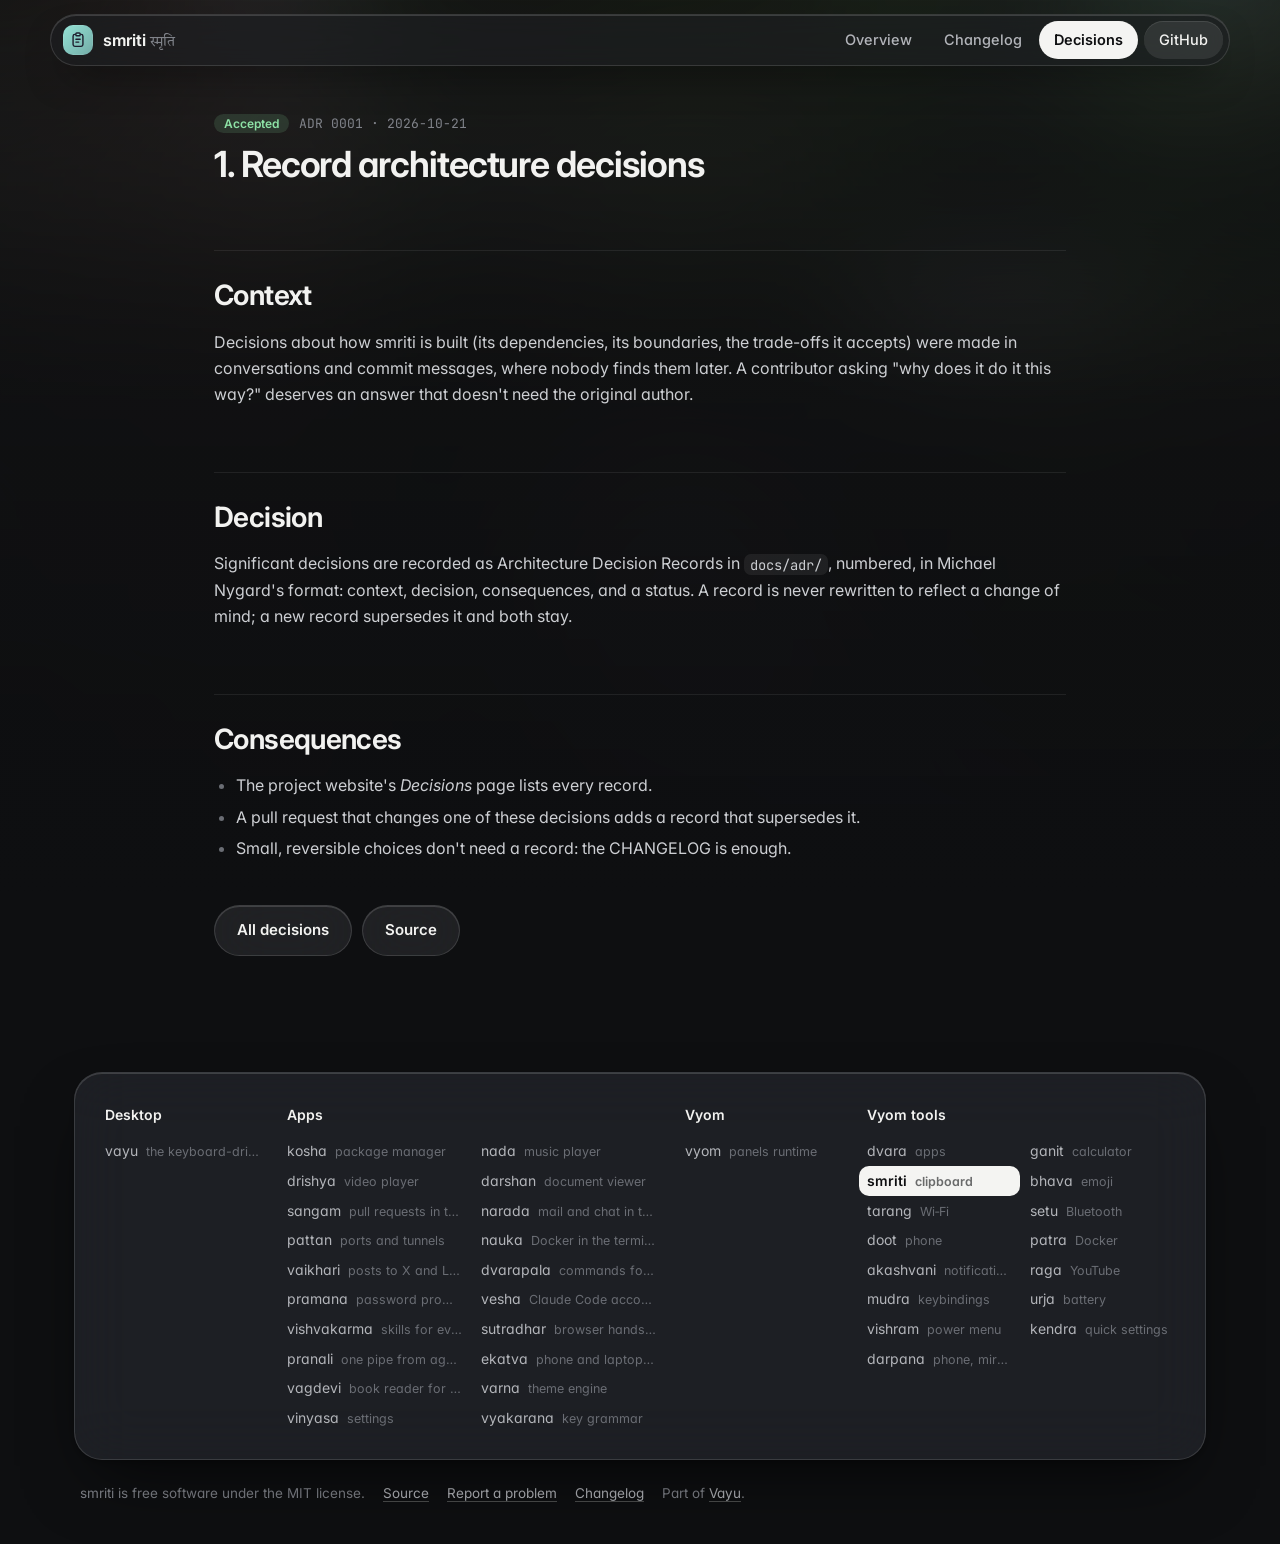
<file: docs/adr/0001-record-architecture-decisions.html>
<!doctype html>
<html lang="en">
<head>
<meta charset="utf-8">
<meta name="viewport" content="width=device-width, initial-scale=1">
<title>ADR 0001: 1. Record architecture decisions · smriti</title>
<meta name="description" content="Clipboard history (cliphist): grouped by time, links, images, code and commands told apart by colour, thumbnails, a full preview, pins.">
<meta property="og:title" content="ADR 0001: 1. Record architecture decisions · smriti">
<meta property="og:description" content="Clipboard history (cliphist): grouped by time, links, images, code and commands told apart by colour, thumbnails, a full preview, pins.">
<meta name="theme-color" content="#0e0f11">
<link rel="icon" href="../assets/logo.svg" type="image/svg+xml">
<link rel="preconnect" href="https://fonts.googleapis.com">
<link rel="preconnect" href="https://fonts.gstatic.com" crossorigin>
<link href="https://fonts.googleapis.com/css2?family=Inter:wght@400;500;600;700&family=JetBrains+Mono:wght@400;500;600&family=Tiro+Devanagari+Sanskrit&display=swap" rel="stylesheet">
<link rel="stylesheet" href="../assets/site.css">
<style>:root{--tool:#82ddd5}.backdrop:before{background-image:url("../assets/screenshots/smriti.webp")}</style>
</head>
<body class="sub">
<div class="backdrop" aria-hidden="true"></div>
<header class="top"><div class="in">
<a class="brand" href="../index.html"><img src="../assets/logo.svg" alt=""><span>smriti <small>स्मृति</small></span></a>
<nav><a href="../index.html" class="">Overview</a><a href="../changelog.html" class="">Changelog</a><a href="../adr/index.html" class="on hide">Decisions</a><a class="gh" href="https://github.com/Theyashsawarkar/smriti">GitHub</a></nav></div></header>

<div class="wrap solo"><article>
<p class="adrmeta"><span class="status accepted">Accepted</span> <span>ADR 0001 · 2026-10-21</span></p><h2 id="1-record-architecture-decisions"><a class="anchor" href="#1-record-architecture-decisions">#</a>1. Record architecture decisions</h2>
<h2 id="context"><a class="anchor" href="#context">#</a>Context</h2>
<p>Decisions about how smriti is built (its dependencies, its boundaries, the trade-offs it accepts) were made in conversations and commit messages, where nobody finds them later. A contributor asking "why does it do it this way?" deserves an answer that doesn't need the original author.</p>
<h2 id="decision"><a class="anchor" href="#decision">#</a>Decision</h2>
<p>Significant decisions are recorded as Architecture Decision Records in <code>docs/adr/</code>, numbered, in Michael Nygard's format: context, decision, consequences, and a status. A record is never rewritten to reflect a change of mind; a new record supersedes it and both stay.</p>
<h2 id="consequences"><a class="anchor" href="#consequences">#</a>Consequences</h2>
<ul><li>The project website's <em>Decisions</em> page lists every record.</li><li>A pull request that changes one of these decisions adds a record that supersedes it.</li><li>Small, reversible choices don't need a record: the CHANGELOG is enough.</li></ul><p class="back"><a class="btn" href="index.html">All decisions</a><a class="btn" href="https://github.com/Theyashsawarkar/smriti/blob/main/docs/adr/0001-record-architecture-decisions.md">Source</a></p>
</article></div>
<footer><div class="in glass"><div class=""><h4>Desktop</h4><div class="list"><a href="https://vayu.theyashsawarkar.dev/" class="">vayu <span>the keyboard-driven Wayland desktop</span></a></div></div><div class="g2"><h4>Apps</h4><div class="list"><a href="https://kosha.theyashsawarkar.dev/" class="">kosha <span>package manager</span></a><a href="https://nada.theyashsawarkar.dev/" class="">nada <span>music player</span></a><a href="https://drishya.theyashsawarkar.dev/" class="">drishya <span>video player</span></a><a href="https://darshan.theyashsawarkar.dev/" class="">darshan <span>document viewer</span></a><a href="https://sangam.theyashsawarkar.dev/" class="">sangam <span>pull requests in the terminal</span></a><a href="https://narada.theyashsawarkar.dev/" class="">narada <span>mail and chat in the terminal</span></a><a href="https://pattan.theyashsawarkar.dev/" class="">pattan <span>ports and tunnels</span></a><a href="https://nauka.theyashsawarkar.dev/" class="">nauka <span>Docker in the terminal</span></a><a href="https://vaikhari.theyashsawarkar.dev/" class="">vaikhari <span>posts to X and LinkedIn</span></a><a href="https://dvarapala.theyashsawarkar.dev/" class="">dvarapala <span>commands for AI agents, approved</span></a><a href="https://pramana.theyashsawarkar.dev/" class="">pramana <span>password prompts</span></a><a href="https://vesha.theyashsawarkar.dev/" class="">vesha <span>Claude Code accounts</span></a><a href="https://vishvakarma.theyashsawarkar.dev/" class="">vishvakarma <span>skills for every AI agent</span></a><a href="https://sutradhar.theyashsawarkar.dev/" class="">sutradhar <span>browser hands for AI agents</span></a><a href="https://pranali.theyashsawarkar.dev/" class="">pranali <span>one pipe from agents to tools</span></a><a href="https://ekatva.theyashsawarkar.dev/" class="">ekatva <span>phone and laptop, linked</span></a><a href="https://vagdevi.theyashsawarkar.dev/" class="">vagdevi <span>book reader for Android</span></a><a href="https://varna.theyashsawarkar.dev/" class="">varna <span>theme engine</span></a><a href="https://vinyasa.theyashsawarkar.dev/" class="">vinyasa <span>settings</span></a><a href="https://vyakarana.theyashsawarkar.dev/" class="">vyakarana <span>key grammar</span></a></div></div><div class=""><h4>Vyom</h4><div class="list"><a href="https://vyom.theyashsawarkar.dev/" class="">vyom <span>panels runtime</span></a></div></div><div class="g2"><h4>Vyom tools</h4><div class="list"><a href="https://dvara.theyashsawarkar.dev/" class="">dvara <span>apps</span></a><a href="https://ganit.theyashsawarkar.dev/" class="">ganit <span>calculator</span></a><a href="https://smriti.theyashsawarkar.dev/" class="me" aria-current="page">smriti <span>clipboard</span></a><a href="https://bhava.theyashsawarkar.dev/" class="">bhava <span>emoji</span></a><a href="https://tarang.theyashsawarkar.dev/" class="">tarang <span>Wi‑Fi</span></a><a href="https://setu.theyashsawarkar.dev/" class="">setu <span>Bluetooth</span></a><a href="https://doot.theyashsawarkar.dev/" class="">doot <span>phone</span></a><a href="https://patra.theyashsawarkar.dev/" class="">patra <span>Docker</span></a><a href="https://akashvani.theyashsawarkar.dev/" class="">akashvani <span>notifications</span></a><a href="https://raga.theyashsawarkar.dev/" class="">raga <span>YouTube</span></a><a href="https://mudra.theyashsawarkar.dev/" class="">mudra <span>keybindings</span></a><a href="https://urja.theyashsawarkar.dev/" class="">urja <span>battery</span></a><a href="https://vishram.theyashsawarkar.dev/" class="">vishram <span>power menu</span></a><a href="https://kendra.theyashsawarkar.dev/" class="">kendra <span>quick settings</span></a><a href="https://darpana.theyashsawarkar.dev/" class="">darpana <span>phone, mirrored</span></a></div></div></div>
<div class="bottom"><span>smriti is free software under the MIT license.</span><a href="https://github.com/Theyashsawarkar/smriti">Source</a><a href="https://github.com/Theyashsawarkar/smriti/issues">Report a problem</a><a href="../changelog.html">Changelog</a><span>Part of <a href="https://vayu.theyashsawarkar.dev/">Vayu</a>.</span></div></footer>
<script>
document.querySelectorAll('pre.code').forEach(p=>{const b=document.createElement('button');b.className='copy';b.type='button';b.textContent='Copy';
b.onclick=()=>{navigator.clipboard.writeText(p.querySelector('code').innerText).then(()=>{b.textContent='Copied';b.classList.add('done');setTimeout(()=>{b.textContent='Copy';b.classList.remove('done')},1400)})};p.appendChild(b)});
const links=[...document.querySelectorAll('.toc a')];if(links.length){const hs=links.map(a=>document.getElementById(a.hash.slice(1))).filter(Boolean);
const on=()=>{let cur=hs[0];for(const h of hs){if(h.getBoundingClientRect().top<120)cur=h}links.forEach(a=>a.classList.toggle('on',cur&&a.hash==='#'+cur.id))};
addEventListener('scroll',on,{passive:true});on()}
</script>
</body>
</html>
</file>
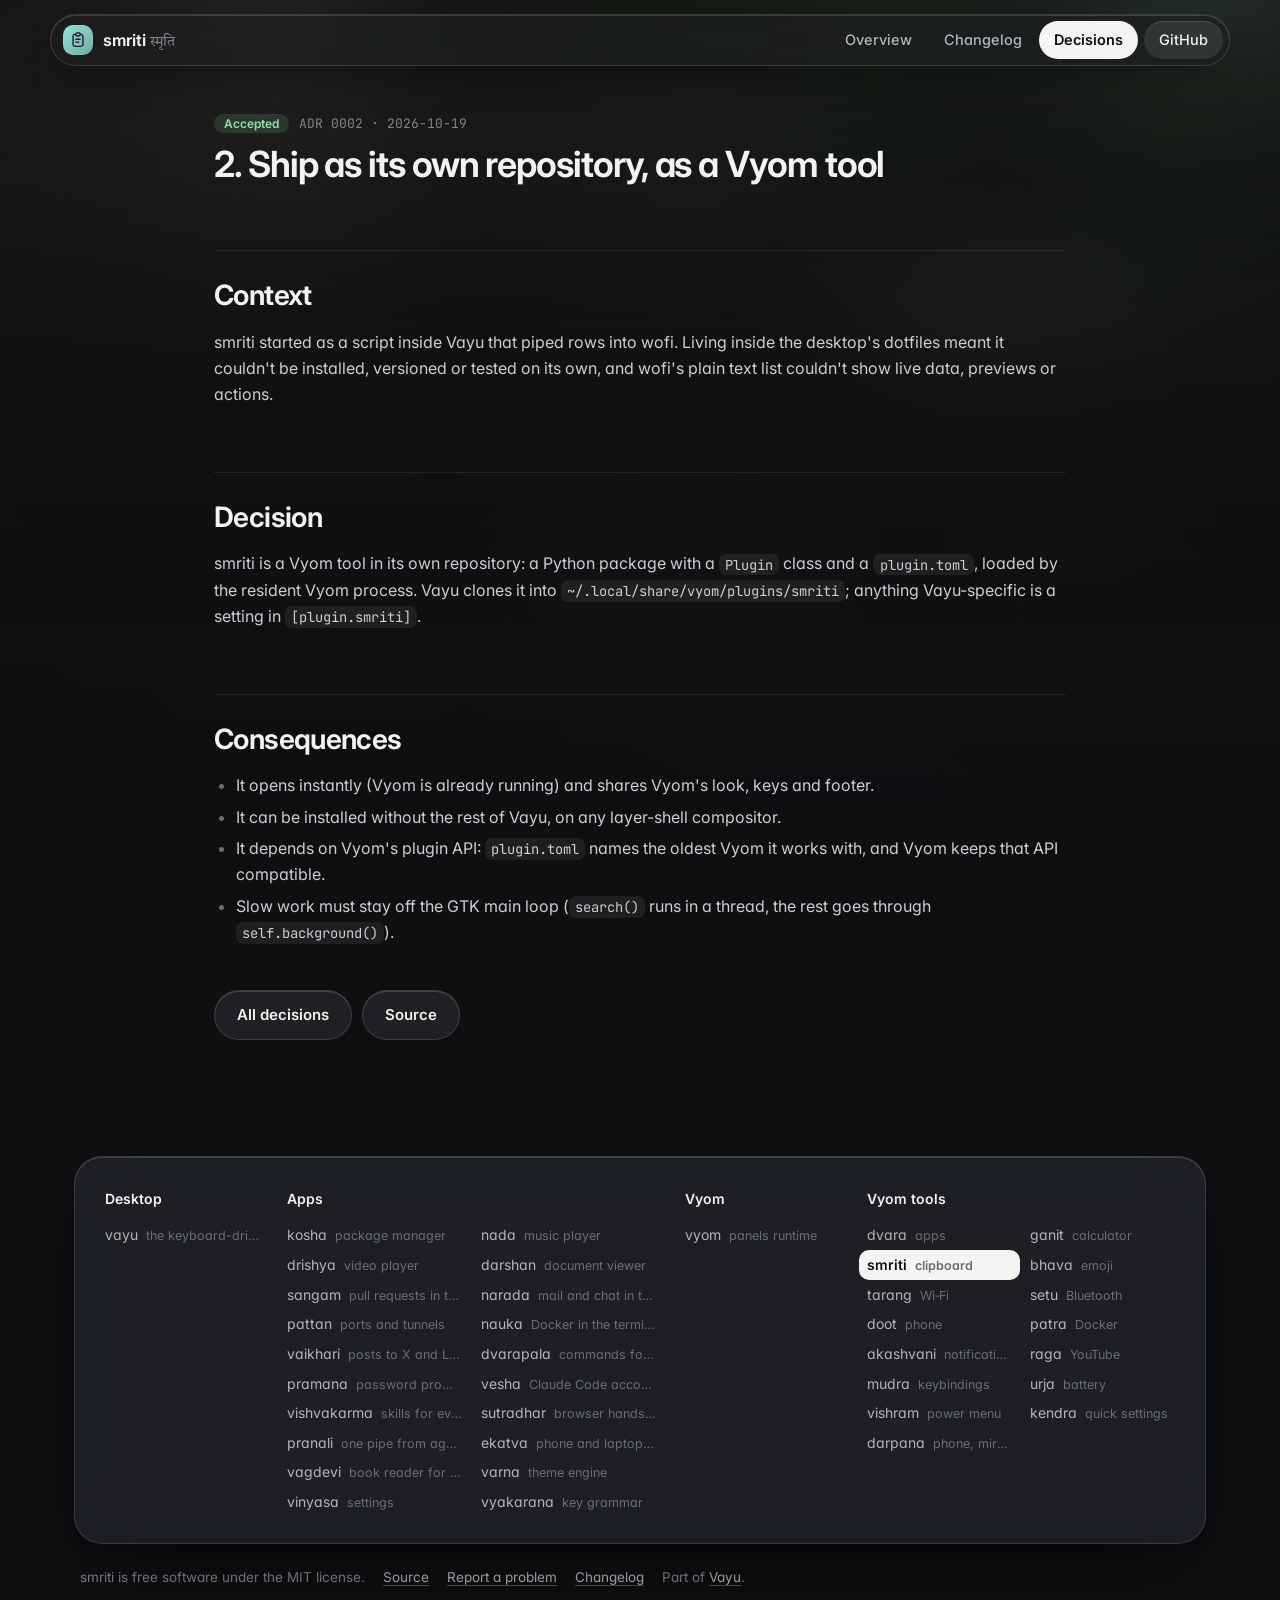
<file: docs/adr/0002-own-repository-as-a-vyom-tool.html>
<!doctype html>
<html lang="en">
<head>
<meta charset="utf-8">
<meta name="viewport" content="width=device-width, initial-scale=1">
<title>ADR 0002: 2. Ship as its own repository, as a Vyom tool · smriti</title>
<meta name="description" content="Clipboard history (cliphist): grouped by time, links, images, code and commands told apart by colour, thumbnails, a full preview, pins.">
<meta property="og:title" content="ADR 0002: 2. Ship as its own repository, as a Vyom tool · smriti">
<meta property="og:description" content="Clipboard history (cliphist): grouped by time, links, images, code and commands told apart by colour, thumbnails, a full preview, pins.">
<meta name="theme-color" content="#0e0f11">
<link rel="icon" href="../assets/logo.svg" type="image/svg+xml">
<link rel="preconnect" href="https://fonts.googleapis.com">
<link rel="preconnect" href="https://fonts.gstatic.com" crossorigin>
<link href="https://fonts.googleapis.com/css2?family=Inter:wght@400;500;600;700&family=JetBrains+Mono:wght@400;500;600&family=Tiro+Devanagari+Sanskrit&display=swap" rel="stylesheet">
<link rel="stylesheet" href="../assets/site.css">
<style>:root{--tool:#82ddd5}.backdrop:before{background-image:url("../assets/screenshots/smriti.webp")}</style>
</head>
<body class="sub">
<div class="backdrop" aria-hidden="true"></div>
<header class="top"><div class="in">
<a class="brand" href="../index.html"><img src="../assets/logo.svg" alt=""><span>smriti <small>स्मृति</small></span></a>
<nav><a href="../index.html" class="">Overview</a><a href="../changelog.html" class="">Changelog</a><a href="../adr/index.html" class="on hide">Decisions</a><a class="gh" href="https://github.com/Theyashsawarkar/smriti">GitHub</a></nav></div></header>

<div class="wrap solo"><article>
<p class="adrmeta"><span class="status accepted">Accepted</span> <span>ADR 0002 · 2026-10-19</span></p><h2 id="2-ship-as-its-own-repository-as-a-vyom-tool"><a class="anchor" href="#2-ship-as-its-own-repository-as-a-vyom-tool">#</a>2. Ship as its own repository, as a Vyom tool</h2>
<h2 id="context"><a class="anchor" href="#context">#</a>Context</h2>
<p>smriti started as a script inside Vayu that piped rows into wofi. Living inside the desktop's dotfiles meant it couldn't be installed, versioned or tested on its own, and wofi's plain text list couldn't show live data, previews or actions.</p>
<h2 id="decision"><a class="anchor" href="#decision">#</a>Decision</h2>
<p>smriti is a Vyom tool in its own repository: a Python package with a <code>Plugin</code> class and a <code>plugin.toml</code>, loaded by the resident Vyom process. Vayu clones it into <code>~/.local/share/vyom/plugins/smriti</code>; anything Vayu-specific is a setting in <code>[plugin.smriti]</code>.</p>
<h2 id="consequences"><a class="anchor" href="#consequences">#</a>Consequences</h2>
<ul><li>It opens instantly (Vyom is already running) and shares Vyom's look, keys and footer.</li><li>It can be installed without the rest of Vayu, on any layer-shell compositor.</li><li>It depends on Vyom's plugin API: <code>plugin.toml</code> names the oldest Vyom it works with, and Vyom keeps that API compatible.</li><li>Slow work must stay off the GTK main loop (<code>search()</code> runs in a thread, the rest goes through <code>self.background()</code>).</li></ul><p class="back"><a class="btn" href="index.html">All decisions</a><a class="btn" href="https://github.com/Theyashsawarkar/smriti/blob/main/docs/adr/0002-own-repository-as-a-vyom-tool.md">Source</a></p>
</article></div>
<footer><div class="in glass"><div class=""><h4>Desktop</h4><div class="list"><a href="https://vayu.theyashsawarkar.dev/" class="">vayu <span>the keyboard-driven Wayland desktop</span></a></div></div><div class="g2"><h4>Apps</h4><div class="list"><a href="https://kosha.theyashsawarkar.dev/" class="">kosha <span>package manager</span></a><a href="https://nada.theyashsawarkar.dev/" class="">nada <span>music player</span></a><a href="https://drishya.theyashsawarkar.dev/" class="">drishya <span>video player</span></a><a href="https://darshan.theyashsawarkar.dev/" class="">darshan <span>document viewer</span></a><a href="https://sangam.theyashsawarkar.dev/" class="">sangam <span>pull requests in the terminal</span></a><a href="https://narada.theyashsawarkar.dev/" class="">narada <span>mail and chat in the terminal</span></a><a href="https://pattan.theyashsawarkar.dev/" class="">pattan <span>ports and tunnels</span></a><a href="https://nauka.theyashsawarkar.dev/" class="">nauka <span>Docker in the terminal</span></a><a href="https://vaikhari.theyashsawarkar.dev/" class="">vaikhari <span>posts to X and LinkedIn</span></a><a href="https://dvarapala.theyashsawarkar.dev/" class="">dvarapala <span>commands for AI agents, approved</span></a><a href="https://pramana.theyashsawarkar.dev/" class="">pramana <span>password prompts</span></a><a href="https://vesha.theyashsawarkar.dev/" class="">vesha <span>Claude Code accounts</span></a><a href="https://vishvakarma.theyashsawarkar.dev/" class="">vishvakarma <span>skills for every AI agent</span></a><a href="https://sutradhar.theyashsawarkar.dev/" class="">sutradhar <span>browser hands for AI agents</span></a><a href="https://pranali.theyashsawarkar.dev/" class="">pranali <span>one pipe from agents to tools</span></a><a href="https://ekatva.theyashsawarkar.dev/" class="">ekatva <span>phone and laptop, linked</span></a><a href="https://vagdevi.theyashsawarkar.dev/" class="">vagdevi <span>book reader for Android</span></a><a href="https://varna.theyashsawarkar.dev/" class="">varna <span>theme engine</span></a><a href="https://vinyasa.theyashsawarkar.dev/" class="">vinyasa <span>settings</span></a><a href="https://vyakarana.theyashsawarkar.dev/" class="">vyakarana <span>key grammar</span></a></div></div><div class=""><h4>Vyom</h4><div class="list"><a href="https://vyom.theyashsawarkar.dev/" class="">vyom <span>panels runtime</span></a></div></div><div class="g2"><h4>Vyom tools</h4><div class="list"><a href="https://dvara.theyashsawarkar.dev/" class="">dvara <span>apps</span></a><a href="https://ganit.theyashsawarkar.dev/" class="">ganit <span>calculator</span></a><a href="https://smriti.theyashsawarkar.dev/" class="me" aria-current="page">smriti <span>clipboard</span></a><a href="https://bhava.theyashsawarkar.dev/" class="">bhava <span>emoji</span></a><a href="https://tarang.theyashsawarkar.dev/" class="">tarang <span>Wi‑Fi</span></a><a href="https://setu.theyashsawarkar.dev/" class="">setu <span>Bluetooth</span></a><a href="https://doot.theyashsawarkar.dev/" class="">doot <span>phone</span></a><a href="https://patra.theyashsawarkar.dev/" class="">patra <span>Docker</span></a><a href="https://akashvani.theyashsawarkar.dev/" class="">akashvani <span>notifications</span></a><a href="https://raga.theyashsawarkar.dev/" class="">raga <span>YouTube</span></a><a href="https://mudra.theyashsawarkar.dev/" class="">mudra <span>keybindings</span></a><a href="https://urja.theyashsawarkar.dev/" class="">urja <span>battery</span></a><a href="https://vishram.theyashsawarkar.dev/" class="">vishram <span>power menu</span></a><a href="https://kendra.theyashsawarkar.dev/" class="">kendra <span>quick settings</span></a><a href="https://darpana.theyashsawarkar.dev/" class="">darpana <span>phone, mirrored</span></a></div></div></div>
<div class="bottom"><span>smriti is free software under the MIT license.</span><a href="https://github.com/Theyashsawarkar/smriti">Source</a><a href="https://github.com/Theyashsawarkar/smriti/issues">Report a problem</a><a href="../changelog.html">Changelog</a><span>Part of <a href="https://vayu.theyashsawarkar.dev/">Vayu</a>.</span></div></footer>
<script>
document.querySelectorAll('pre.code').forEach(p=>{const b=document.createElement('button');b.className='copy';b.type='button';b.textContent='Copy';
b.onclick=()=>{navigator.clipboard.writeText(p.querySelector('code').innerText).then(()=>{b.textContent='Copied';b.classList.add('done');setTimeout(()=>{b.textContent='Copy';b.classList.remove('done')},1400)})};p.appendChild(b)});
const links=[...document.querySelectorAll('.toc a')];if(links.length){const hs=links.map(a=>document.getElementById(a.hash.slice(1))).filter(Boolean);
const on=()=>{let cur=hs[0];for(const h of hs){if(h.getBoundingClientRect().top<120)cur=h}links.forEach(a=>a.classList.toggle('on',cur&&a.hash==='#'+cur.id))};
addEventListener('scroll',on,{passive:true});on()}
</script>
</body>
</html>
</file>
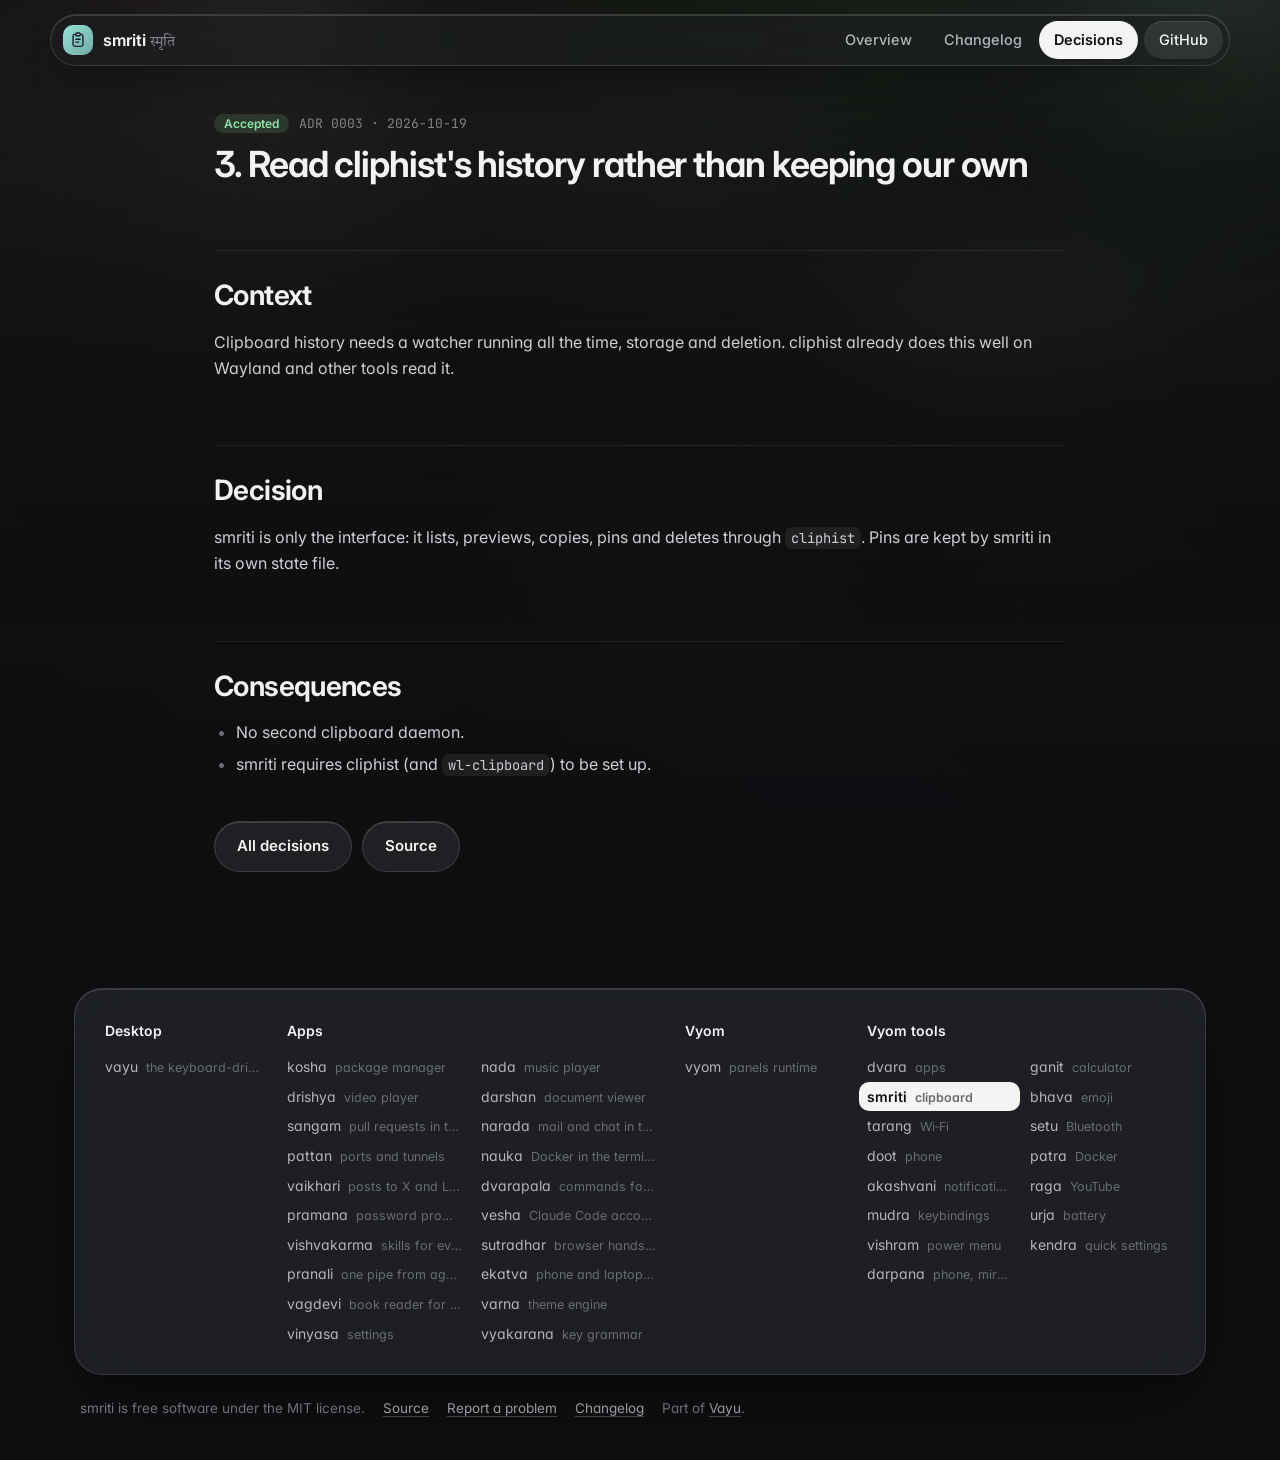
<file: docs/adr/0003-cliphist-as-the-store.html>
<!doctype html>
<html lang="en">
<head>
<meta charset="utf-8">
<meta name="viewport" content="width=device-width, initial-scale=1">
<title>ADR 0003: 3. Read cliphist&#x27;s history rather than keeping our own · smriti</title>
<meta name="description" content="Clipboard history (cliphist): grouped by time, links, images, code and commands told apart by colour, thumbnails, a full preview, pins.">
<meta property="og:title" content="ADR 0003: 3. Read cliphist&#x27;s history rather than keeping our own · smriti">
<meta property="og:description" content="Clipboard history (cliphist): grouped by time, links, images, code and commands told apart by colour, thumbnails, a full preview, pins.">
<meta name="theme-color" content="#0e0f11">
<link rel="icon" href="../assets/logo.svg" type="image/svg+xml">
<link rel="preconnect" href="https://fonts.googleapis.com">
<link rel="preconnect" href="https://fonts.gstatic.com" crossorigin>
<link href="https://fonts.googleapis.com/css2?family=Inter:wght@400;500;600;700&family=JetBrains+Mono:wght@400;500;600&family=Tiro+Devanagari+Sanskrit&display=swap" rel="stylesheet">
<link rel="stylesheet" href="../assets/site.css">
<style>:root{--tool:#82ddd5}.backdrop:before{background-image:url("../assets/screenshots/smriti.webp")}</style>
</head>
<body class="sub">
<div class="backdrop" aria-hidden="true"></div>
<header class="top"><div class="in">
<a class="brand" href="../index.html"><img src="../assets/logo.svg" alt=""><span>smriti <small>स्मृति</small></span></a>
<nav><a href="../index.html" class="">Overview</a><a href="../changelog.html" class="">Changelog</a><a href="../adr/index.html" class="on hide">Decisions</a><a class="gh" href="https://github.com/Theyashsawarkar/smriti">GitHub</a></nav></div></header>

<div class="wrap solo"><article>
<p class="adrmeta"><span class="status accepted">Accepted</span> <span>ADR 0003 · 2026-10-19</span></p><h2 id="3-read-cliphists-history-rather-than-keeping-our-own"><a class="anchor" href="#3-read-cliphists-history-rather-than-keeping-our-own">#</a>3. Read cliphist's history rather than keeping our own</h2>
<h2 id="context"><a class="anchor" href="#context">#</a>Context</h2>
<p>Clipboard history needs a watcher running all the time, storage and deletion. cliphist already does this well on Wayland and other tools read it.</p>
<h2 id="decision"><a class="anchor" href="#decision">#</a>Decision</h2>
<p>smriti is only the interface: it lists, previews, copies, pins and deletes through <code>cliphist</code>. Pins are kept by smriti in its own state file.</p>
<h2 id="consequences"><a class="anchor" href="#consequences">#</a>Consequences</h2>
<ul><li>No second clipboard daemon.</li><li>smriti requires cliphist (and <code>wl-clipboard</code>) to be set up.</li></ul><p class="back"><a class="btn" href="index.html">All decisions</a><a class="btn" href="https://github.com/Theyashsawarkar/smriti/blob/main/docs/adr/0003-cliphist-as-the-store.md">Source</a></p>
</article></div>
<footer><div class="in glass"><div class=""><h4>Desktop</h4><div class="list"><a href="https://vayu.theyashsawarkar.dev/" class="">vayu <span>the keyboard-driven Wayland desktop</span></a></div></div><div class="g2"><h4>Apps</h4><div class="list"><a href="https://kosha.theyashsawarkar.dev/" class="">kosha <span>package manager</span></a><a href="https://nada.theyashsawarkar.dev/" class="">nada <span>music player</span></a><a href="https://drishya.theyashsawarkar.dev/" class="">drishya <span>video player</span></a><a href="https://darshan.theyashsawarkar.dev/" class="">darshan <span>document viewer</span></a><a href="https://sangam.theyashsawarkar.dev/" class="">sangam <span>pull requests in the terminal</span></a><a href="https://narada.theyashsawarkar.dev/" class="">narada <span>mail and chat in the terminal</span></a><a href="https://pattan.theyashsawarkar.dev/" class="">pattan <span>ports and tunnels</span></a><a href="https://nauka.theyashsawarkar.dev/" class="">nauka <span>Docker in the terminal</span></a><a href="https://vaikhari.theyashsawarkar.dev/" class="">vaikhari <span>posts to X and LinkedIn</span></a><a href="https://dvarapala.theyashsawarkar.dev/" class="">dvarapala <span>commands for AI agents, approved</span></a><a href="https://pramana.theyashsawarkar.dev/" class="">pramana <span>password prompts</span></a><a href="https://vesha.theyashsawarkar.dev/" class="">vesha <span>Claude Code accounts</span></a><a href="https://vishvakarma.theyashsawarkar.dev/" class="">vishvakarma <span>skills for every AI agent</span></a><a href="https://sutradhar.theyashsawarkar.dev/" class="">sutradhar <span>browser hands for AI agents</span></a><a href="https://pranali.theyashsawarkar.dev/" class="">pranali <span>one pipe from agents to tools</span></a><a href="https://ekatva.theyashsawarkar.dev/" class="">ekatva <span>phone and laptop, linked</span></a><a href="https://vagdevi.theyashsawarkar.dev/" class="">vagdevi <span>book reader for Android</span></a><a href="https://varna.theyashsawarkar.dev/" class="">varna <span>theme engine</span></a><a href="https://vinyasa.theyashsawarkar.dev/" class="">vinyasa <span>settings</span></a><a href="https://vyakarana.theyashsawarkar.dev/" class="">vyakarana <span>key grammar</span></a></div></div><div class=""><h4>Vyom</h4><div class="list"><a href="https://vyom.theyashsawarkar.dev/" class="">vyom <span>panels runtime</span></a></div></div><div class="g2"><h4>Vyom tools</h4><div class="list"><a href="https://dvara.theyashsawarkar.dev/" class="">dvara <span>apps</span></a><a href="https://ganit.theyashsawarkar.dev/" class="">ganit <span>calculator</span></a><a href="https://smriti.theyashsawarkar.dev/" class="me" aria-current="page">smriti <span>clipboard</span></a><a href="https://bhava.theyashsawarkar.dev/" class="">bhava <span>emoji</span></a><a href="https://tarang.theyashsawarkar.dev/" class="">tarang <span>Wi‑Fi</span></a><a href="https://setu.theyashsawarkar.dev/" class="">setu <span>Bluetooth</span></a><a href="https://doot.theyashsawarkar.dev/" class="">doot <span>phone</span></a><a href="https://patra.theyashsawarkar.dev/" class="">patra <span>Docker</span></a><a href="https://akashvani.theyashsawarkar.dev/" class="">akashvani <span>notifications</span></a><a href="https://raga.theyashsawarkar.dev/" class="">raga <span>YouTube</span></a><a href="https://mudra.theyashsawarkar.dev/" class="">mudra <span>keybindings</span></a><a href="https://urja.theyashsawarkar.dev/" class="">urja <span>battery</span></a><a href="https://vishram.theyashsawarkar.dev/" class="">vishram <span>power menu</span></a><a href="https://kendra.theyashsawarkar.dev/" class="">kendra <span>quick settings</span></a><a href="https://darpana.theyashsawarkar.dev/" class="">darpana <span>phone, mirrored</span></a></div></div></div>
<div class="bottom"><span>smriti is free software under the MIT license.</span><a href="https://github.com/Theyashsawarkar/smriti">Source</a><a href="https://github.com/Theyashsawarkar/smriti/issues">Report a problem</a><a href="../changelog.html">Changelog</a><span>Part of <a href="https://vayu.theyashsawarkar.dev/">Vayu</a>.</span></div></footer>
<script>
document.querySelectorAll('pre.code').forEach(p=>{const b=document.createElement('button');b.className='copy';b.type='button';b.textContent='Copy';
b.onclick=()=>{navigator.clipboard.writeText(p.querySelector('code').innerText).then(()=>{b.textContent='Copied';b.classList.add('done');setTimeout(()=>{b.textContent='Copy';b.classList.remove('done')},1400)})};p.appendChild(b)});
const links=[...document.querySelectorAll('.toc a')];if(links.length){const hs=links.map(a=>document.getElementById(a.hash.slice(1))).filter(Boolean);
const on=()=>{let cur=hs[0];for(const h of hs){if(h.getBoundingClientRect().top<120)cur=h}links.forEach(a=>a.classList.toggle('on',cur&&a.hash==='#'+cur.id))};
addEventListener('scroll',on,{passive:true});on()}
</script>
</body>
</html>
</file>
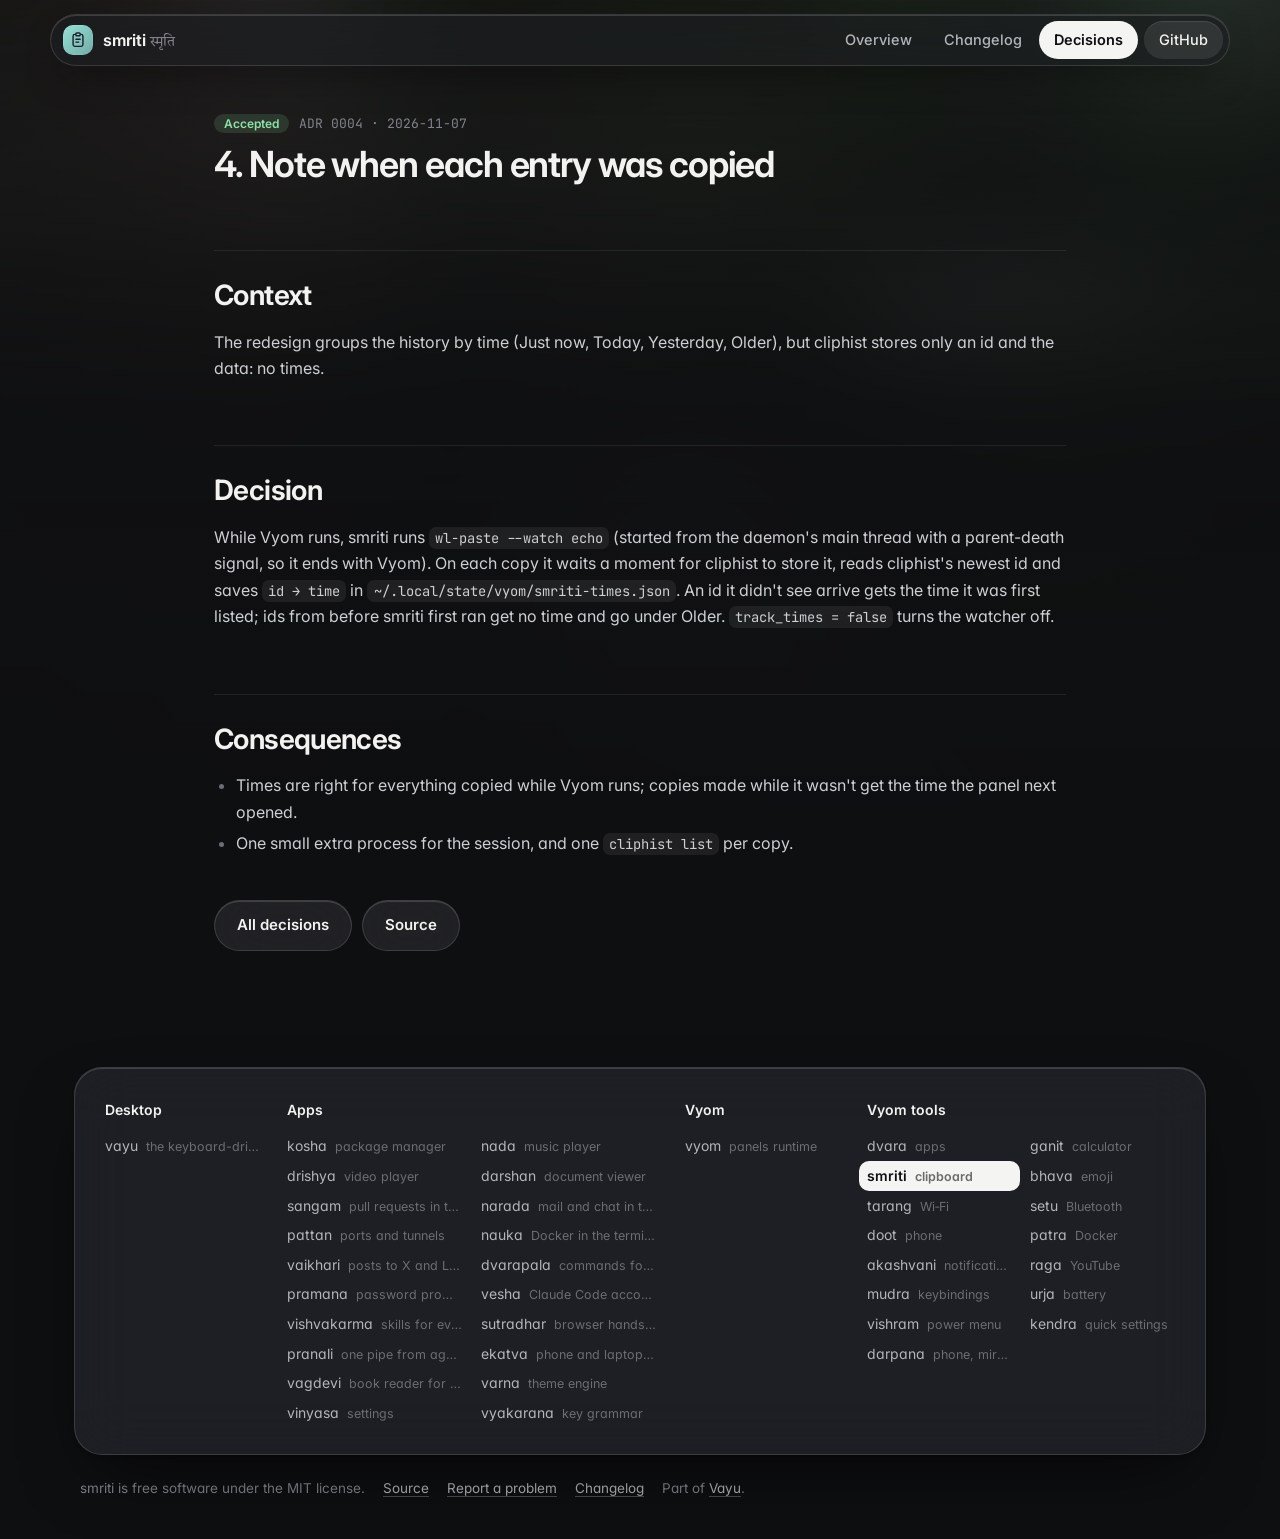
<file: docs/adr/0004-note-copy-times.html>
<!doctype html>
<html lang="en">
<head>
<meta charset="utf-8">
<meta name="viewport" content="width=device-width, initial-scale=1">
<title>ADR 0004: 4. Note when each entry was copied · smriti</title>
<meta name="description" content="Clipboard history (cliphist): grouped by time, links, images, code and commands told apart by colour, thumbnails, a full preview, pins.">
<meta property="og:title" content="ADR 0004: 4. Note when each entry was copied · smriti">
<meta property="og:description" content="Clipboard history (cliphist): grouped by time, links, images, code and commands told apart by colour, thumbnails, a full preview, pins.">
<meta name="theme-color" content="#0e0f11">
<link rel="icon" href="../assets/logo.svg" type="image/svg+xml">
<link rel="preconnect" href="https://fonts.googleapis.com">
<link rel="preconnect" href="https://fonts.gstatic.com" crossorigin>
<link href="https://fonts.googleapis.com/css2?family=Inter:wght@400;500;600;700&family=JetBrains+Mono:wght@400;500;600&family=Tiro+Devanagari+Sanskrit&display=swap" rel="stylesheet">
<link rel="stylesheet" href="../assets/site.css">
<style>:root{--tool:#82ddd5}.backdrop:before{background-image:url("../assets/screenshots/smriti.webp")}</style>
</head>
<body class="sub">
<div class="backdrop" aria-hidden="true"></div>
<header class="top"><div class="in">
<a class="brand" href="../index.html"><img src="../assets/logo.svg" alt=""><span>smriti <small>स्मृति</small></span></a>
<nav><a href="../index.html" class="">Overview</a><a href="../changelog.html" class="">Changelog</a><a href="../adr/index.html" class="on hide">Decisions</a><a class="gh" href="https://github.com/Theyashsawarkar/smriti">GitHub</a></nav></div></header>

<div class="wrap solo"><article>
<p class="adrmeta"><span class="status accepted">Accepted</span> <span>ADR 0004 · 2026-11-07</span></p><h2 id="4-note-when-each-entry-was-copied"><a class="anchor" href="#4-note-when-each-entry-was-copied">#</a>4. Note when each entry was copied</h2>
<h2 id="context"><a class="anchor" href="#context">#</a>Context</h2>
<p>The redesign groups the history by time (Just now, Today, Yesterday, Older), but cliphist stores only an id and the data: no times.</p>
<h2 id="decision"><a class="anchor" href="#decision">#</a>Decision</h2>
<p>While Vyom runs, smriti runs <code>wl-paste --watch echo</code> (started from the daemon's main thread with a parent-death signal, so it ends with Vyom). On each copy it waits a moment for cliphist to store it, reads cliphist's newest id and saves <code>id → time</code> in <code>~/.local/state/vyom/smriti-times.json</code>. An id it didn't see arrive gets the time it was first listed; ids from before smriti first ran get no time and go under Older. <code>track_times = false</code> turns the watcher off.</p>
<h2 id="consequences"><a class="anchor" href="#consequences">#</a>Consequences</h2>
<ul><li>Times are right for everything copied while Vyom runs; copies made while it wasn't get the time the panel next opened.</li><li>One small extra process for the session, and one <code>cliphist list</code> per copy.</li></ul><p class="back"><a class="btn" href="index.html">All decisions</a><a class="btn" href="https://github.com/Theyashsawarkar/smriti/blob/main/docs/adr/0004-note-copy-times.md">Source</a></p>
</article></div>
<footer><div class="in glass"><div class=""><h4>Desktop</h4><div class="list"><a href="https://vayu.theyashsawarkar.dev/" class="">vayu <span>the keyboard-driven Wayland desktop</span></a></div></div><div class="g2"><h4>Apps</h4><div class="list"><a href="https://kosha.theyashsawarkar.dev/" class="">kosha <span>package manager</span></a><a href="https://nada.theyashsawarkar.dev/" class="">nada <span>music player</span></a><a href="https://drishya.theyashsawarkar.dev/" class="">drishya <span>video player</span></a><a href="https://darshan.theyashsawarkar.dev/" class="">darshan <span>document viewer</span></a><a href="https://sangam.theyashsawarkar.dev/" class="">sangam <span>pull requests in the terminal</span></a><a href="https://narada.theyashsawarkar.dev/" class="">narada <span>mail and chat in the terminal</span></a><a href="https://pattan.theyashsawarkar.dev/" class="">pattan <span>ports and tunnels</span></a><a href="https://nauka.theyashsawarkar.dev/" class="">nauka <span>Docker in the terminal</span></a><a href="https://vaikhari.theyashsawarkar.dev/" class="">vaikhari <span>posts to X and LinkedIn</span></a><a href="https://dvarapala.theyashsawarkar.dev/" class="">dvarapala <span>commands for AI agents, approved</span></a><a href="https://pramana.theyashsawarkar.dev/" class="">pramana <span>password prompts</span></a><a href="https://vesha.theyashsawarkar.dev/" class="">vesha <span>Claude Code accounts</span></a><a href="https://vishvakarma.theyashsawarkar.dev/" class="">vishvakarma <span>skills for every AI agent</span></a><a href="https://sutradhar.theyashsawarkar.dev/" class="">sutradhar <span>browser hands for AI agents</span></a><a href="https://pranali.theyashsawarkar.dev/" class="">pranali <span>one pipe from agents to tools</span></a><a href="https://ekatva.theyashsawarkar.dev/" class="">ekatva <span>phone and laptop, linked</span></a><a href="https://vagdevi.theyashsawarkar.dev/" class="">vagdevi <span>book reader for Android</span></a><a href="https://varna.theyashsawarkar.dev/" class="">varna <span>theme engine</span></a><a href="https://vinyasa.theyashsawarkar.dev/" class="">vinyasa <span>settings</span></a><a href="https://vyakarana.theyashsawarkar.dev/" class="">vyakarana <span>key grammar</span></a></div></div><div class=""><h4>Vyom</h4><div class="list"><a href="https://vyom.theyashsawarkar.dev/" class="">vyom <span>panels runtime</span></a></div></div><div class="g2"><h4>Vyom tools</h4><div class="list"><a href="https://dvara.theyashsawarkar.dev/" class="">dvara <span>apps</span></a><a href="https://ganit.theyashsawarkar.dev/" class="">ganit <span>calculator</span></a><a href="https://smriti.theyashsawarkar.dev/" class="me" aria-current="page">smriti <span>clipboard</span></a><a href="https://bhava.theyashsawarkar.dev/" class="">bhava <span>emoji</span></a><a href="https://tarang.theyashsawarkar.dev/" class="">tarang <span>Wi‑Fi</span></a><a href="https://setu.theyashsawarkar.dev/" class="">setu <span>Bluetooth</span></a><a href="https://doot.theyashsawarkar.dev/" class="">doot <span>phone</span></a><a href="https://patra.theyashsawarkar.dev/" class="">patra <span>Docker</span></a><a href="https://akashvani.theyashsawarkar.dev/" class="">akashvani <span>notifications</span></a><a href="https://raga.theyashsawarkar.dev/" class="">raga <span>YouTube</span></a><a href="https://mudra.theyashsawarkar.dev/" class="">mudra <span>keybindings</span></a><a href="https://urja.theyashsawarkar.dev/" class="">urja <span>battery</span></a><a href="https://vishram.theyashsawarkar.dev/" class="">vishram <span>power menu</span></a><a href="https://kendra.theyashsawarkar.dev/" class="">kendra <span>quick settings</span></a><a href="https://darpana.theyashsawarkar.dev/" class="">darpana <span>phone, mirrored</span></a></div></div></div>
<div class="bottom"><span>smriti is free software under the MIT license.</span><a href="https://github.com/Theyashsawarkar/smriti">Source</a><a href="https://github.com/Theyashsawarkar/smriti/issues">Report a problem</a><a href="../changelog.html">Changelog</a><span>Part of <a href="https://vayu.theyashsawarkar.dev/">Vayu</a>.</span></div></footer>
<script>
document.querySelectorAll('pre.code').forEach(p=>{const b=document.createElement('button');b.className='copy';b.type='button';b.textContent='Copy';
b.onclick=()=>{navigator.clipboard.writeText(p.querySelector('code').innerText).then(()=>{b.textContent='Copied';b.classList.add('done');setTimeout(()=>{b.textContent='Copy';b.classList.remove('done')},1400)})};p.appendChild(b)});
const links=[...document.querySelectorAll('.toc a')];if(links.length){const hs=links.map(a=>document.getElementById(a.hash.slice(1))).filter(Boolean);
const on=()=>{let cur=hs[0];for(const h of hs){if(h.getBoundingClientRect().top<120)cur=h}links.forEach(a=>a.classList.toggle('on',cur&&a.hash==='#'+cur.id))};
addEventListener('scroll',on,{passive:true});on()}
</script>
</body>
</html>
</file>
<file: docs/assets/site.css>
/* Vayu's Spatial look (the same as vayu.theyashsawarkar.dev): graphite
   glass floating over the tool's own screenshot, blurred far out of focus;
   very round; where you are is a near-white pill or brighter glass; no
   glows; colour only where it means something. The tool's own colour
   (--tool) is only its signature: the release dots. */
:root{--crust:#0e0f11;--mantle:#141518;--base:#1b1c20;--s0:#2a2c31;--s1:#3a3c42;--ov0:#6a6d74;--ov1:#80838a;
--sub0:#b3b5ba;--sub1:#cdcfd3;--text:#f2f2f0;--accent:#f4f4f2;--green:#8ee2a6;--peach:#f7b07d;--red:#ff9389;--blue:#93c4ff;--yellow:#f3d47f;
--glass:rgba(52,54,60,.44);--hi:rgba(255,255,255,.09);--rim:rgba(255,255,255,.13);--lit:inset 0 1px 0 rgba(255,255,255,.15);
--float:0 30px 70px -24px rgba(0,0,0,.7),0 2px 6px rgba(0,0,0,.25);--blur:blur(28px) saturate(160%);
--ui:"Inter","Adwaita Sans",system-ui,sans-serif;--mono:"JetBrains Mono","JetBrainsMono Nerd Font",ui-monospace,monospace;
--sa:"Tiro Devanagari Sanskrit","Noto Serif Devanagari",serif;color-scheme:dark}
*{box-sizing:border-box}html{scroll-behavior:smooth;scroll-padding-top:96px}
body{margin:0;min-height:100vh;background:var(--crust);color:var(--text);font:16px/1.65 var(--ui);-webkit-font-smoothing:antialiased;font-feature-settings:"cv11","ss01"}
/* the backdrop: the tool's screenshot, out of focus, fading to graphite */
.backdrop{position:fixed;inset:0;z-index:-1;overflow:hidden;pointer-events:none}
.backdrop:before{content:"";position:absolute;inset:-12%;background:center/cover no-repeat;filter:blur(64px) saturate(1.25) brightness(.62);transform:translateZ(0)}
.backdrop:after{content:"";position:absolute;inset:0;background:linear-gradient(to bottom,rgba(14,15,17,.25),rgba(14,15,17,.8) 60%,var(--crust))}
.backdrop.none:before{background:radial-gradient(60% 50% at 50% 0%,color-mix(in srgb,var(--tool) 22%,transparent),transparent 70%);filter:none}
.sub .backdrop:after{background:linear-gradient(to bottom,rgba(14,15,17,.55),rgba(14,15,17,.93) 45%,var(--crust))}
a{color:var(--accent);text-decoration:underline;text-decoration-color:rgba(244,244,242,.3);text-underline-offset:3px}
a:hover{text-decoration-color:currentColor}
code{font:.86em var(--mono);background:rgba(255,255,255,.07);padding:.14em .45em;border-radius:7px;color:var(--sub1)}
kbd{display:inline-block;min-width:1.7em;padding:.05em .45em;font:500 .8em/1.6 var(--mono);text-align:center;color:var(--text);background:rgba(255,255,255,.08);border:1px solid rgba(255,255,255,.14);border-bottom-width:2px;border-radius:8px}
img{max-width:100%;height:auto}
:focus-visible{outline:2px solid var(--accent);outline-offset:3px;border-radius:10px}
.glass{background:var(--glass);-webkit-backdrop-filter:var(--blur);backdrop-filter:var(--blur);border:1px solid var(--rim);box-shadow:var(--lit),var(--float)}
/* nav: a floating glass capsule; the page you're on is the near-white pill */
.top{position:sticky;top:0;z-index:20;padding:14px 24px 0}
.top .in{max-width:1180px;margin:0 auto;padding:6px 6px 6px 10px;display:flex;align-items:center;gap:18px;border-radius:999px;
background:rgba(30,31,35,.62);-webkit-backdrop-filter:var(--blur);backdrop-filter:var(--blur);border:1px solid var(--rim);box-shadow:var(--lit),0 18px 40px -18px rgba(0,0,0,.7)}
.brand{display:flex;align-items:center;gap:10px;font-weight:650;font-size:16px;color:var(--text);text-decoration:none;padding:2px 6px 2px 2px;border-radius:999px}
.brand img{width:30px;height:30px;border-radius:10px}.brand small{font:400 14px var(--sa);color:var(--ov1)}
.top nav{display:flex;gap:2px;margin-left:auto}
.top nav a{color:var(--sub0);padding:7px 15px;border-radius:999px;font-size:14.5px;font-weight:500;text-decoration:none;white-space:nowrap;transition:background-color .15s,color .15s}
.top nav a:hover{background:rgba(255,255,255,.08);color:var(--text)}
.top nav a.on{background:var(--accent);color:var(--crust);font-weight:600}
.top nav a.gh{color:var(--text);background:rgba(255,255,255,.09);box-shadow:inset 0 1px 0 rgba(255,255,255,.1);margin-left:4px}.top nav a.gh:hover{background:rgba(255,255,255,.15)}
/* hero: the logo, the name, the verse, then the tool itself */
.hero{max-width:860px;margin:0 auto;padding:76px 24px 0;text-align:center}
.hero .logo{width:104px;height:104px;border-radius:28px;box-shadow:0 26px 50px -18px rgba(0,0,0,.8),0 0 0 1px rgba(255,255,255,.08)}
.hero h1{font-size:clamp(46px,7vw,76px);line-height:1;margin:26px 0 10px;letter-spacing:-.04em;font-weight:700}
.hero .sa{font-size:16px;color:var(--sub0)}.hero .sa b{font:400 21px var(--sa);color:var(--sub1);margin-right:6px}.hero .sa i{font-style:normal;color:var(--ov1)}
.hero p.lead{font-size:19.5px;line-height:1.55;color:var(--sub1);max-width:34em;margin:22px auto 0;text-wrap:pretty}
.hero .shloka{margin:34px auto 0;max-width:600px}
.hero .shloka p{margin:0;font:400 21px/1.55 var(--sa);color:var(--text)}
.hero .shloka figcaption{margin-top:10px;font-size:14.5px;color:var(--sub0);text-wrap:pretty}.hero .shloka cite{display:block;margin-top:2px;color:var(--ov1);font-style:normal;font-size:13px}
.cta{display:flex;gap:10px;flex-wrap:wrap;justify-content:center;margin-top:32px}
.btn{display:inline-flex;align-items:center;gap:8px;padding:12px 22px;border-radius:999px;font-weight:600;font-size:15px;color:var(--text);
background:rgba(255,255,255,.08);border:1px solid var(--rim);box-shadow:var(--lit);-webkit-backdrop-filter:var(--blur);backdrop-filter:var(--blur);text-decoration:none;transition:background-color .15s}
.btn:hover{background:rgba(255,255,255,.14)}
.btn.primary{background:var(--accent);color:var(--crust);border-color:transparent;box-shadow:0 10px 30px -12px rgba(0,0,0,.6)}.btn.primary:hover{background:#fff}
.meta{display:flex;gap:6px;flex-wrap:wrap;justify-content:center;margin-top:20px;font-size:13.5px;color:var(--ov1)}
.meta span{padding:4px 12px;border-radius:999px;border:1px solid rgba(255,255,255,.09)}.meta b{color:var(--sub1);font-weight:600}
.shot{max-width:1180px;margin:56px auto 0;padding:0 24px;display:flex;gap:22px;justify-content:center;align-items:flex-start}
.shot img{display:block;border-radius:26px;border:1px solid var(--rim);background:var(--base);box-shadow:0 0 0 6px rgba(255,255,255,.04),0 50px 110px -30px rgba(0,0,0,.85)}
.shot.many img{flex:1 1 0;min-width:0;max-width:300px;border-radius:30px}
.shot figcaption{display:none}
/* layout: a glass "On this page" panel beside the article */
.wrap{max-width:1180px;margin:0 auto;padding:72px 24px 40px;display:grid;grid-template-columns:240px minmax(0,1fr);gap:56px}
.sub .wrap{padding-top:48px}
.wrap.solo{grid-template-columns:minmax(0,1fr);max-width:900px}.wrap.solo article{max-width:none}
.adrmeta+h2{border-top:0;padding-top:0;margin-top:10px;font-size:36px;letter-spacing:-.03em}
article>h2:first-child{font-size:36px;letter-spacing:-.03em}
.toc{position:sticky;top:92px;align-self:start;max-height:calc(100vh - 112px);overflow:auto;scrollbar-width:thin;scrollbar-color:rgba(255,255,255,.15) transparent;
padding:14px 8px 10px;border-radius:24px;background:rgba(30,31,35,.6);-webkit-backdrop-filter:var(--blur);backdrop-filter:var(--blur);border:1px solid var(--rim);box-shadow:var(--lit),0 24px 50px -24px rgba(0,0,0,.7)}
.toc:empty{display:none}
.toc b{display:block;font-size:13px;font-weight:600;color:var(--ov1);margin:0 12px 6px}
.toc a{display:block;color:var(--sub0);padding:6px 12px;border-radius:14px;font-size:13.5px;line-height:1.4;text-decoration:none;transition:background-color .15s,color .15s}
.toc a.l3{padding:4px 12px 4px 24px;font-size:12.5px;color:var(--ov1)}
.toc a:hover{color:var(--text);background:rgba(255,255,255,.06)}
.toc a.on{color:var(--text);background:rgba(255,255,255,.11);box-shadow:inset 0 1px 0 rgba(255,255,255,.12),inset 0 0 0 1px rgba(255,255,255,.08)}
article{min-width:0;max-width:820px}
article h2{font-size:28px;line-height:1.2;letter-spacing:-.022em;margin:64px 0 14px;padding-top:28px;border-top:1px solid rgba(255,255,255,.08);font-weight:650}
article>h2:first-child,article>section:first-child h2{margin-top:0;padding-top:0;border-top:0}
article h3{font-size:19px;margin:34px 0 10px;font-weight:600;letter-spacing:-.01em}article h4{font-size:16px;margin:24px 0 8px;color:var(--sub1)}
article p,article li{color:var(--sub1);overflow-wrap:anywhere}article strong{color:var(--text);font-weight:600}
article .anchor{opacity:0;margin-left:-22px;width:22px;display:inline-block;color:var(--ov0);text-decoration:none}
article h2:hover .anchor,article h3:hover .anchor{opacity:1}
article ul,article ol{padding-left:22px}article li{margin:5px 0}article li::marker{color:var(--ov0)}
article img{border-radius:22px;border:1px solid var(--rim);box-shadow:0 30px 70px -28px rgba(0,0,0,.85)}
article p[align=center]{text-align:center}article p[align=center] img{margin:6px 0}
article blockquote{margin:22px 0;padding:14px 20px;background:rgba(255,255,255,.04);border:1px solid rgba(255,255,255,.08);box-shadow:inset 0 1px 0 rgba(255,255,255,.06);border-radius:20px}
article blockquote p{margin:.2em 0;color:var(--sub0)}
pre.code{position:relative;background:rgba(10,11,13,.6);border:1px solid rgba(255,255,255,.08);border-radius:18px;padding:18px 20px;overflow:auto;font:13.5px/1.65 var(--mono);color:var(--sub1)}
pre.code code{background:none;padding:0;font-size:inherit;color:inherit}
pre.code .copy{position:absolute;top:10px;right:10px;font:600 12.5px var(--ui);padding:5px 13px;border-radius:999px;border:1px solid rgba(255,255,255,.12);background:rgba(255,255,255,.08);color:var(--sub1);cursor:pointer;opacity:0;transition:opacity .15s,background-color .15s}
pre.code:hover .copy,pre.code .copy:focus-visible{opacity:1}pre.code .copy:hover{background:var(--accent);color:var(--crust)}
pre.code .copy.done{background:var(--green);color:var(--crust);border-color:transparent;opacity:1}
.table{overflow:auto;margin:18px 0 22px;border:1px solid rgba(255,255,255,.09);border-radius:20px;background:rgba(255,255,255,.035)}
table{border-collapse:collapse;width:100%;font-size:14.5px}
th{text-align:left;color:var(--ov1);font-size:13px;font-weight:600;padding:12px 16px;border-bottom:1px solid rgba(255,255,255,.08);white-space:nowrap}
td{padding:11px 16px;border-top:1px solid rgba(255,255,255,.05);color:var(--sub1);vertical-align:top}tbody tr:first-child td{border-top:0}
td code{white-space:nowrap}
/* changelog: each release a glass card on a thread */
.release{position:relative;margin:0 0 18px 22px;padding:22px 26px 10px;border-radius:24px;background:rgba(255,255,255,.035);border:1px solid rgba(255,255,255,.08);box-shadow:inset 0 1px 0 rgba(255,255,255,.07)}
.release:before{content:"";position:absolute;left:-23px;top:0;bottom:-18px;width:1px;background:rgba(255,255,255,.1)}
.release:after{content:"";position:absolute;left:-28px;top:30px;width:11px;height:11px;border-radius:50%;background:var(--tool);box-shadow:0 0 0 4px var(--crust)}
.release:last-child:before{bottom:auto;height:30px}
.release h2{margin:0 0 6px;padding:0;border:0;font-size:22px;display:flex;align-items:baseline;flex-wrap:wrap;gap:4px 12px}
.release h2 .date{font:500 13.5px var(--mono);color:var(--ov1)}
.release .tag{font:600 12.5px var(--ui);padding:3px 11px;border-radius:999px;background:rgba(255,255,255,.08);color:var(--sub1);text-decoration:none;margin-left:auto}
.release .tag:hover{background:rgba(255,255,255,.14);color:var(--text)}
.release h3{font-size:15px;color:var(--sub0);margin:18px 0 6px}
/* decisions */
.cards{display:grid;grid-template-columns:repeat(auto-fill,minmax(min(300px,100%),1fr));gap:14px;margin:22px 0}
.card{display:block;background:rgba(255,255,255,.04);border:1px solid rgba(255,255,255,.09);box-shadow:inset 0 1px 0 rgba(255,255,255,.07);border-radius:24px;padding:20px 22px;color:var(--text);text-decoration:none;transition:background-color .15s,border-color .15s}
.card:hover{background:var(--hi);border-color:rgba(255,255,255,.18)}
.card .n{font:500 12.5px var(--mono);color:var(--ov1);display:flex;gap:8px;align-items:center}.card h3{margin:10px 0 6px;font-size:17px;line-height:1.35}.card p{margin:0;color:var(--sub0);font-size:14px}
.status{display:inline-block;font:600 12px var(--ui);padding:2px 10px;border-radius:999px;background:rgba(142,226,166,.14);color:var(--green)}
.status.superseded,.status.deprecated{background:rgba(247,176,125,.14);color:var(--peach)}.status.proposed{background:rgba(147,196,255,.14);color:var(--blue)}
.adrmeta{display:flex;gap:10px;align-items:center;font:13px var(--mono);color:var(--ov1);margin:0 0 6px}
.back{display:flex;gap:10px;margin-top:44px}.back a{text-decoration:none}
/* footer: the family, in one glass panel */
footer{max-width:1180px;margin:60px auto 0;padding:0 24px 40px}
footer .in{display:grid;grid-template-columns:1fr 2.4fr 1fr 2fr;gap:28px;padding:30px 30px 26px;border-radius:28px}
footer h4{margin:0 0 10px;font-size:14px;font-weight:600;color:var(--text)}
footer .list{display:grid;gap:0 18px}footer .g2 .list{grid-template-columns:1fr 1fr}
footer a{display:flex;gap:8px;align-items:baseline;color:var(--sub0);font-size:14px;padding:3px 8px;margin:0 -8px;border-radius:10px;text-decoration:none;min-width:0}
footer a:hover{color:var(--text);background:rgba(255,255,255,.06)}footer a span{color:var(--ov0);font-size:12.5px;white-space:nowrap;overflow:hidden;text-overflow:ellipsis}
footer a.me{color:var(--crust);background:var(--accent);font-weight:600}footer a.me span{color:rgba(14,15,17,.6)}
footer .bottom{display:flex;flex-wrap:wrap;gap:6px 18px;padding:22px 6px 0;color:var(--ov1);font-size:13.5px}
footer .bottom a{display:inline;padding:0;margin:0;font-size:13.5px;color:var(--sub0);text-decoration:underline;text-decoration-color:rgba(255,255,255,.25)}footer .bottom a:hover{background:none}
@media(max-width:1000px){footer .in{grid-template-columns:1fr 1fr}}
@media(max-width:900px){.wrap{grid-template-columns:1fr;gap:28px}.toc{display:none}}
@media(max-width:640px){.top{padding:10px 10px 0}.top .in{gap:6px;padding-left:6px}.brand small,.brand span{display:none}
.top nav{overflow-x:auto;scrollbar-width:none}.top nav::-webkit-scrollbar{display:none}.top nav a{padding:7px 11px;font-size:14px}.top nav a.hide{display:none}
.hero{padding:44px 16px 0}.hero .logo{width:84px;height:84px;border-radius:23px}.hero p.lead{font-size:17px}.hero .shloka p{font-size:18.5px}
.shot{margin-top:36px;padding:0 16px;gap:10px}.shot img{border-radius:16px}.shot.many img{border-radius:18px}
.wrap{padding:52px 16px 32px}article h2{font-size:23px}.release{margin-left:14px;padding:18px 18px 8px}.release:before{left:-15px}.release:after{left:-20px}
footer{padding:0 16px 32px}footer .in{grid-template-columns:1fr;padding:22px 20px}footer .g2 .list{grid-template-columns:1fr}}
@media(prefers-reduced-motion:reduce){html{scroll-behavior:auto}*{transition:none!important}}
</file>
